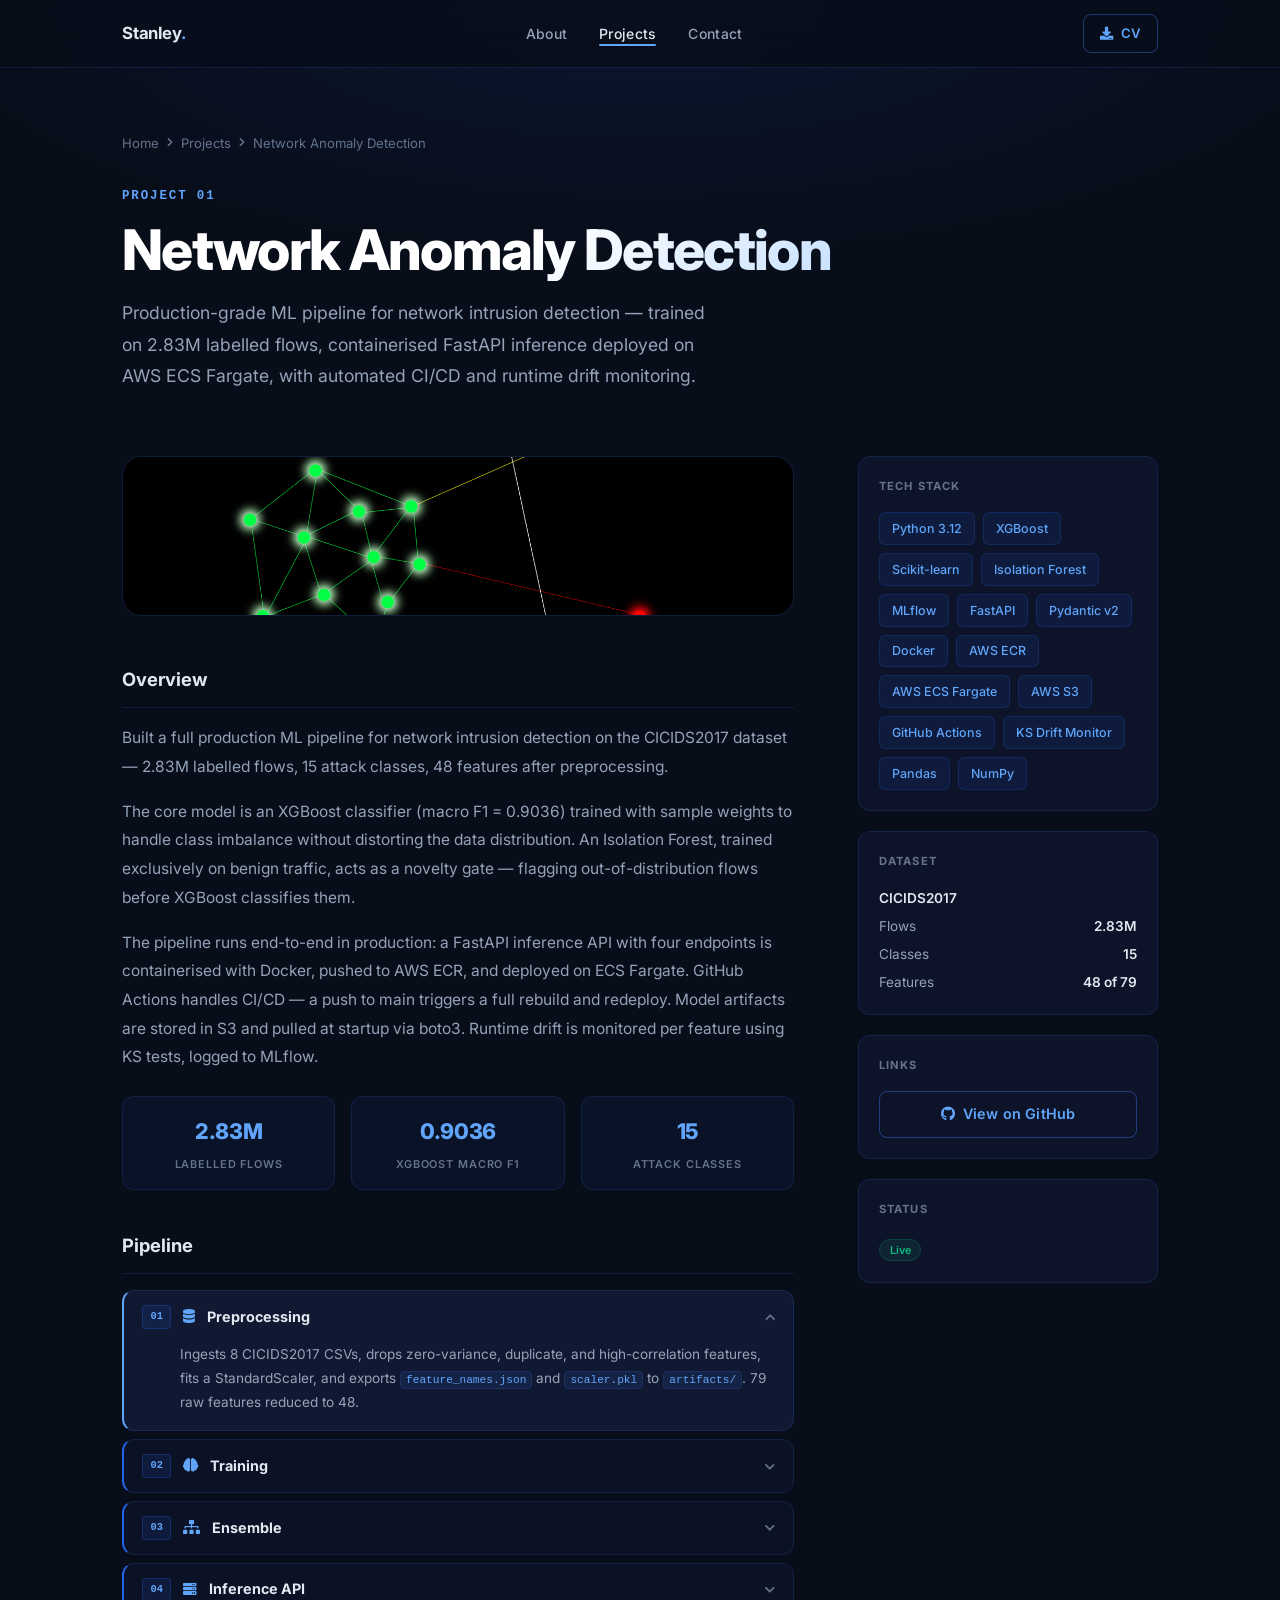
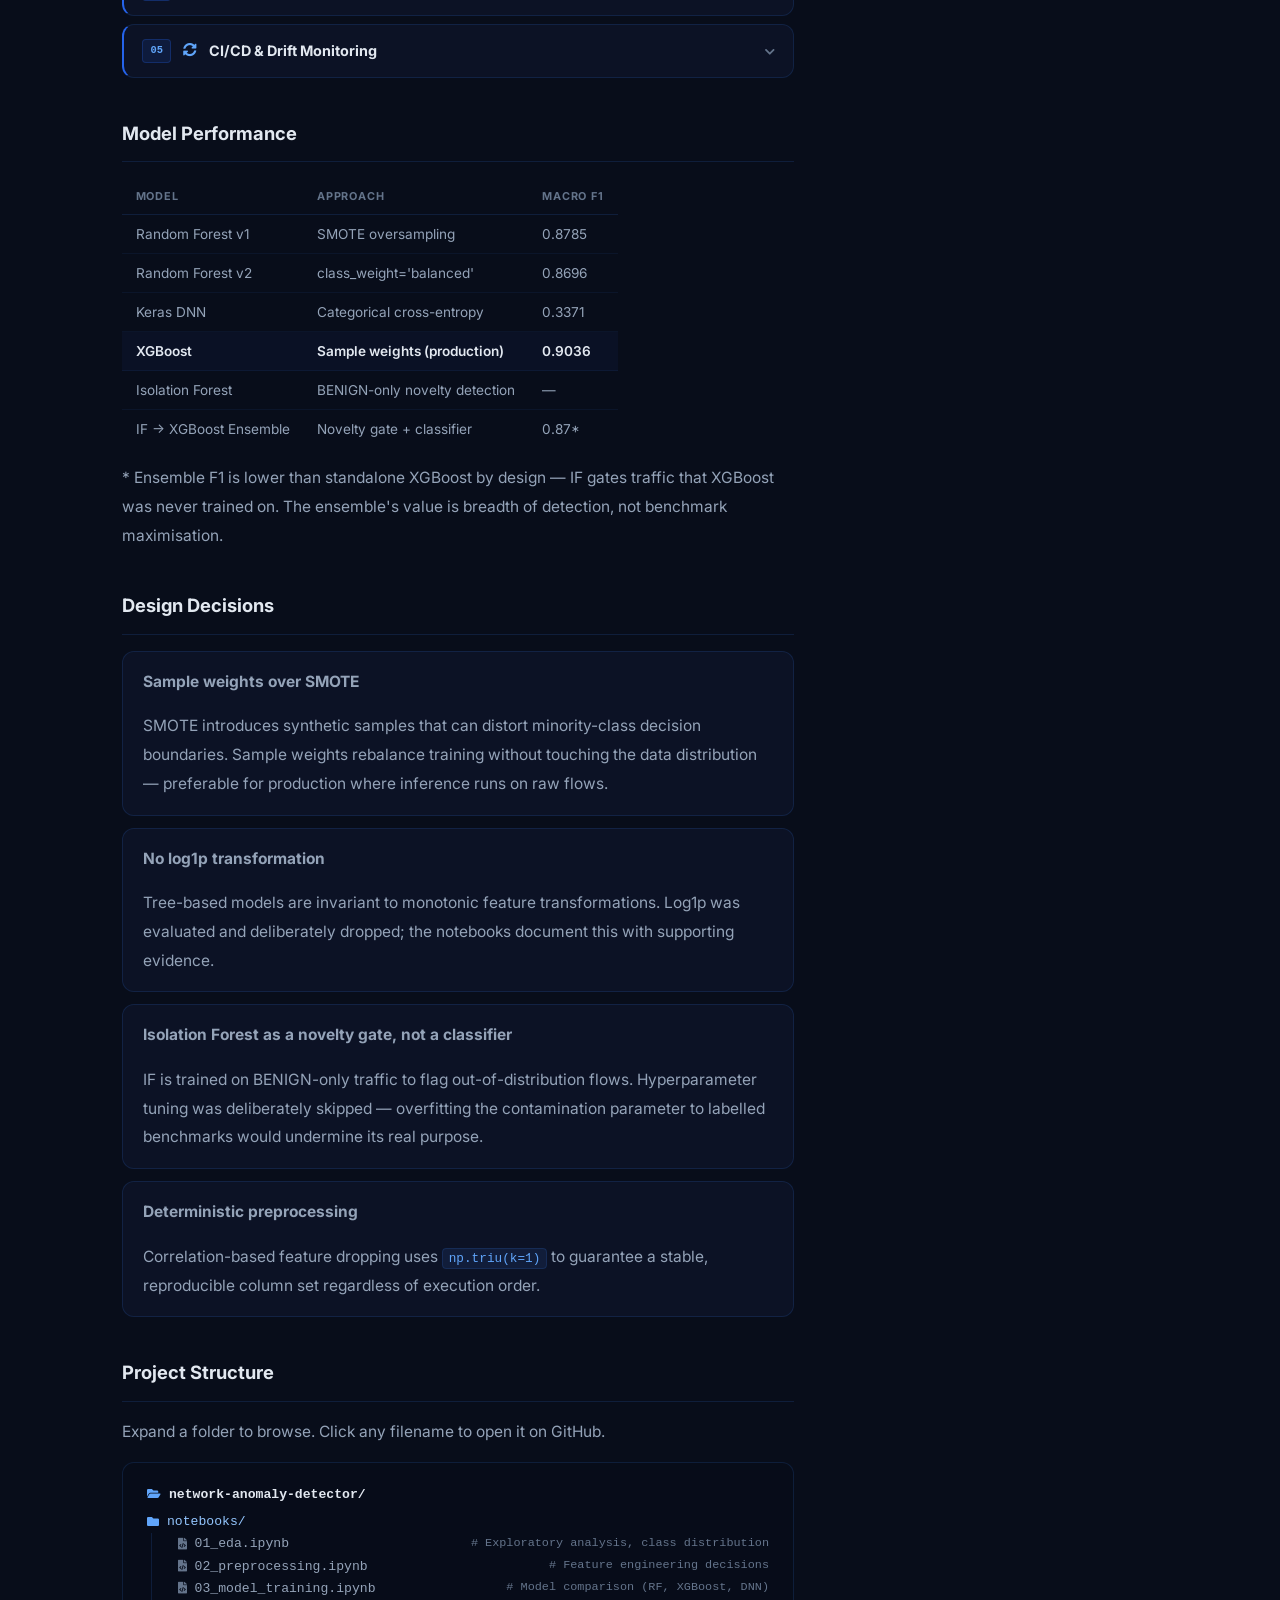
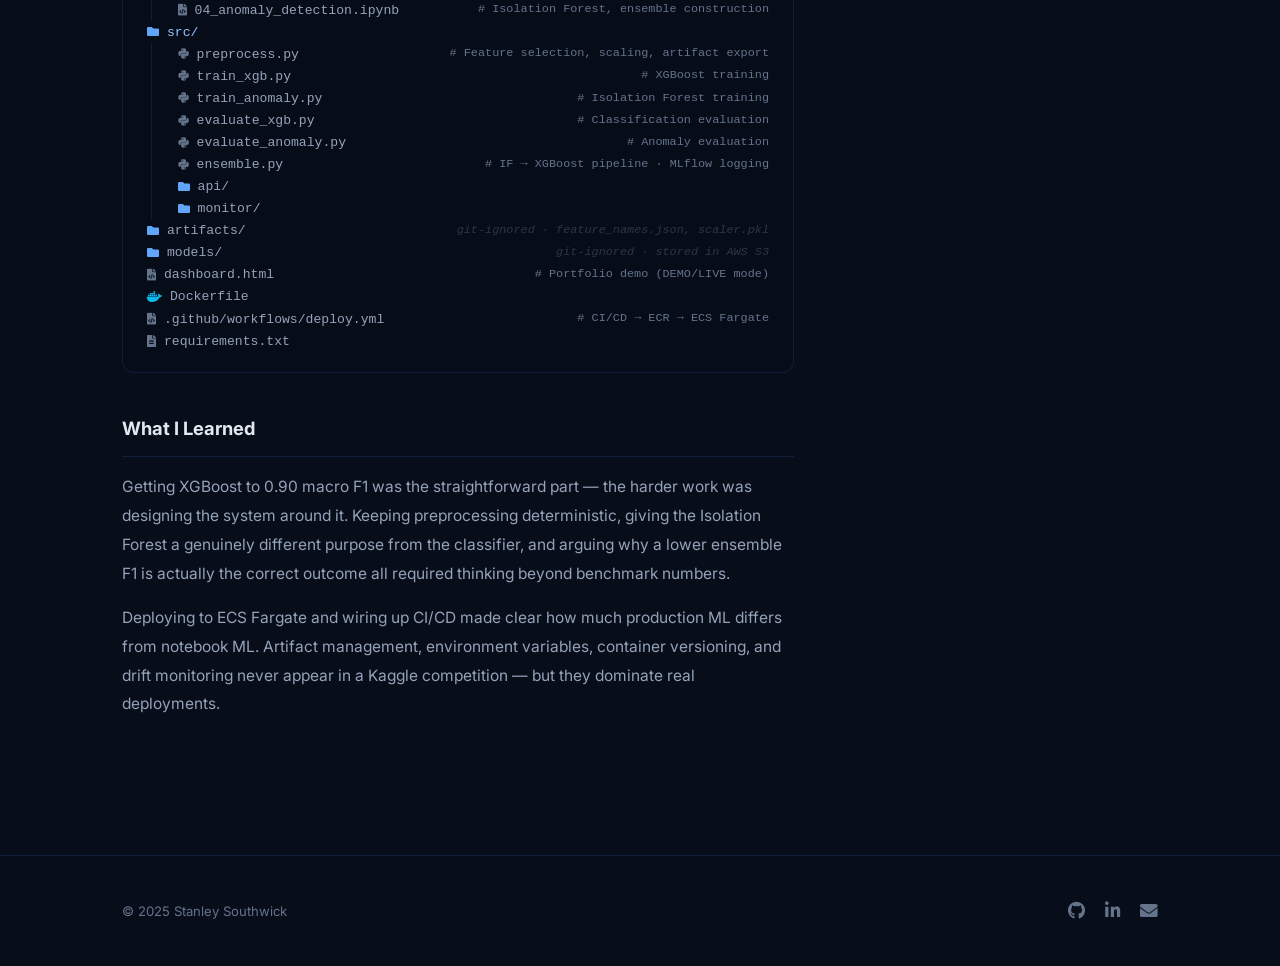
<file: project-1.html>
<!DOCTYPE html>
<html lang="en">
<head>
  <meta charset="utf-8" />
  <meta name="viewport" content="width=device-width, initial-scale=1" />
  <meta name="description" content="Network Anomaly Detection — production-grade ML pipeline trained on 2.83M CICIDS2017 flows, containerised FastAPI inference on AWS ECS Fargate with CI/CD and drift monitoring. Stanley Southwick E-Portfolio." />
  <title>Network Anomaly Detection | Stanley Southwick</title>
  <link rel="preconnect" href="https://fonts.googleapis.com" />
  <link rel="preconnect" href="https://fonts.gstatic.com" crossorigin />
  <link href="https://fonts.googleapis.com/css2?family=Inter:wght@300;400;500;600;700;800&display=swap" rel="stylesheet" />
  <link rel="stylesheet" href="assets/css/fontawesome-all.min.css" />
  <link rel="stylesheet" href="assets/css/portfolio.css" />
</head>
<body>

  <a href="#main" class="skip-link">Skip to main content</a>

  <!-- Navigation -->
  <nav class="nav" id="nav" role="navigation" aria-label="Main navigation">
    <div class="container nav__inner">
      <a href="index.html" class="nav__logo">Stanley<span>.</span></a>
      <ul class="nav__links">
        <li><a href="index.html#about">About</a></li>
        <li><a href="index.html#projects" class="active">Projects</a></li>
        <li><a href="index.html#contact">Contact</a></li>
      </ul>
      <div class="nav__actions">
        <a href="professional_documents/Stanley_Southwick-CV.docx" download class="btn btn-outline btn-sm">
          <i class="fas fa-download" aria-hidden="true"></i> CV
        </a>
      </div>
      <button class="nav__hamburger" id="hamburger" aria-label="Open menu" aria-expanded="false">
        <span></span><span></span><span></span>
      </button>
    </div>
  </nav>

  <!-- Mobile menu -->
  <div class="nav__mobile" id="mobileMenu" role="dialog" aria-label="Mobile navigation" aria-modal="true">
    <button class="nav__mobile-close" id="mobileClose" aria-label="Close menu"><i class="fas fa-times"></i></button>
    <a href="index.html#about"    onclick="closeMobile()">About</a>
    <a href="index.html#projects" onclick="closeMobile()">Projects</a>
    <a href="index.html#contact"  onclick="closeMobile()">Contact</a>
    <a href="professional_documents/Stanley_Southwick-CV.docx" download class="btn btn-primary" onclick="closeMobile()">
      <i class="fas fa-download"></i> Download CV
    </a>
  </div>

  <main id="main">

    <!-- Hero -->
    <section class="project-hero" aria-labelledby="project-title">
      <div class="container">
        <nav class="breadcrumb" aria-label="Breadcrumb">
          <a href="index.html">Home</a>
          <i class="fas fa-chevron-right" aria-hidden="true"></i>
          <a href="index.html#projects">Projects</a>
          <i class="fas fa-chevron-right" aria-hidden="true"></i>
          <span>Network Anomaly Detection</span>
        </nav>
        <p class="project-hero__num">Project 01</p>
        <h1 class="project-hero__title" id="project-title">Network Anomaly Detection</h1>
        <p class="project-hero__desc">Production-grade ML pipeline for network intrusion detection — trained on 2.83M labelled flows, containerised FastAPI inference deployed on AWS ECS Fargate, with automated CI/CD and runtime drift monitoring.</p>
      </div>
    </section>

    <!-- Body -->
    <section class="project-body">
      <div class="container">
        <div class="project-body__grid">

          <!-- Main content -->
          <div>
            <img class="project-body__img" src="images/network-anomaly-detector.png" alt="Network Anomaly Detection pipeline diagram" />

            <div class="content-block fade-up">
              <h2>Overview</h2>
              <p>
                Built a full production ML pipeline for network intrusion detection on the CICIDS2017 dataset —
                2.83M labelled flows, 15 attack classes, 48 features after preprocessing.
              </p>
              <p>
                The core model is an XGBoost classifier (macro F1 = 0.9036) trained with sample weights to handle
                class imbalance without distorting the data distribution. An Isolation Forest, trained exclusively
                on benign traffic, acts as a novelty gate — flagging out-of-distribution flows before XGBoost
                classifies them.
              </p>
              <p>
                The pipeline runs end-to-end in production: a FastAPI inference API with four endpoints is
                containerised with Docker, pushed to AWS ECR, and deployed on ECS Fargate. GitHub Actions handles
                CI/CD — a push to main triggers a full rebuild and redeploy. Model artifacts are stored in S3 and
                pulled at startup via boto3. Runtime drift is monitored per feature using KS tests, logged to MLflow.
              </p>
              <div class="stat-row" aria-label="Key metrics">
                <div class="stat">
                  <span class="stat__value">2.83M</span>
                  <span class="stat__label">Labelled flows</span>
                </div>
                <div class="stat">
                  <span class="stat__value">0.9036</span>
                  <span class="stat__label">XGBoost macro F1</span>
                </div>
                <div class="stat">
                  <span class="stat__value">15</span>
                  <span class="stat__label">Attack classes</span>
                </div>
              </div>
            </div>

            <div class="content-block fade-up">
              <h2>Pipeline</h2>
              <div class="pipeline-steps">

                <details class="pipeline-step" open>
                  <summary>
                    <span class="pipeline-step__num">01</span>
                    <i class="fas fa-database pipeline-step__icon" aria-hidden="true"></i>
                    <span class="pipeline-step__title">Preprocessing</span>
                    <i class="fas fa-chevron-down pipeline-step__chevron" aria-hidden="true"></i>
                  </summary>
                  <div class="pipeline-step__body">
                    Ingests 8 CICIDS2017 CSVs, drops zero-variance, duplicate, and high-correlation features,
                    fits a StandardScaler, and exports <code>feature_names.json</code> and <code>scaler.pkl</code>
                    to <code>artifacts/</code>. 79 raw features reduced to 48.
                  </div>
                </details>

                <details class="pipeline-step">
                  <summary>
                    <span class="pipeline-step__num">02</span>
                    <i class="fas fa-brain pipeline-step__icon" aria-hidden="true"></i>
                    <span class="pipeline-step__title">Training</span>
                    <i class="fas fa-chevron-down pipeline-step__chevron" aria-hidden="true"></i>
                  </summary>
                  <div class="pipeline-step__body">
                    XGBoost classifier trained with sample-weight class balancing (chosen over SMOTE to preserve
                    the true data distribution). Isolation Forest trained exclusively on BENIGN traffic — its role
                    is novelty detection, not classification.
                  </div>
                </details>

                <details class="pipeline-step">
                  <summary>
                    <span class="pipeline-step__num">03</span>
                    <i class="fas fa-sitemap pipeline-step__icon" aria-hidden="true"></i>
                    <span class="pipeline-step__title">Ensemble</span>
                    <i class="fas fa-chevron-down pipeline-step__chevron" aria-hidden="true"></i>
                  </summary>
                  <div class="pipeline-step__body">
                    Isolation Forest gates incoming flows — anomalous flows are passed to XGBoost for attack
                    classification; non-flagged flows bypass IF entirely. All runs logged to MLflow for experiment
                    tracking and comparison.
                  </div>
                </details>

                <details class="pipeline-step">
                  <summary>
                    <span class="pipeline-step__num">04</span>
                    <i class="fas fa-server pipeline-step__icon" aria-hidden="true"></i>
                    <span class="pipeline-step__title">Inference API</span>
                    <i class="fas fa-chevron-down pipeline-step__chevron" aria-hidden="true"></i>
                  </summary>
                  <div class="pipeline-step__body">
                    FastAPI application exposing four endpoints: <code>/predict/classify</code>,
                    <code>/predict/anomaly</code>, <code>/predict/ensemble</code>, <code>/predict/batch</code>.
                    Model artifacts pulled from AWS S3 at startup via boto3. Interactive docs at <code>/docs</code>.
                  </div>
                </details>

                <details class="pipeline-step">
                  <summary>
                    <span class="pipeline-step__num">05</span>
                    <i class="fas fa-sync-alt pipeline-step__icon" aria-hidden="true"></i>
                    <span class="pipeline-step__title">CI/CD &amp; Drift Monitoring</span>
                    <i class="fas fa-chevron-down pipeline-step__chevron" aria-hidden="true"></i>
                  </summary>
                  <div class="pipeline-step__body">
                    GitHub Actions pipeline: push to main → Docker build → push to AWS ECR → ECS Fargate
                    redeploy. <code>drift.py</code> computes per-feature Kolmogorov–Smirnov statistics against the
                    training distribution at runtime. KS &gt; 0.5 triggers a high-drift alert; results logged to MLflow.
                  </div>
                </details>

              </div>
            </div>

            <div class="content-block fade-up">
              <h2>Model Performance</h2>
              <table class="content-table" aria-label="Model performance comparison">
                <thead>
                  <tr>
                    <th>Model</th>
                    <th>Approach</th>
                    <th>Macro F1</th>
                  </tr>
                </thead>
                <tbody>
                  <tr>
                    <td>Random Forest v1</td>
                    <td>SMOTE oversampling</td>
                    <td>0.8785</td>
                  </tr>
                  <tr>
                    <td>Random Forest v2</td>
                    <td>class_weight='balanced'</td>
                    <td>0.8696</td>
                  </tr>
                  <tr>
                    <td>Keras DNN</td>
                    <td>Categorical cross-entropy</td>
                    <td>0.3371</td>
                  </tr>
                  <tr class="highlight">
                    <td>XGBoost</td>
                    <td>Sample weights (production)</td>
                    <td>0.9036</td>
                  </tr>
                  <tr>
                    <td>Isolation Forest</td>
                    <td>BENIGN-only novelty detection</td>
                    <td>—</td>
                  </tr>
                  <tr>
                    <td>IF → XGBoost Ensemble</td>
                    <td>Novelty gate + classifier</td>
                    <td>0.87*</td>
                  </tr>
                </tbody>
              </table>
              <p class="table-note">
                * Ensemble F1 is lower than standalone XGBoost by design — IF gates traffic that XGBoost was never trained on.
                The ensemble's value is breadth of detection, not benchmark maximisation.
              </p>
            </div>

            <div class="content-block fade-up">
              <h2>Design Decisions</h2>
              <div class="decision-list">
                <div class="decision">
                  <p class="decision__title">Sample weights over SMOTE</p>
                  <p class="decision__body">SMOTE introduces synthetic samples that can distort minority-class decision boundaries. Sample weights rebalance training without touching the data distribution — preferable for production where inference runs on raw flows.</p>
                </div>
                <div class="decision">
                  <p class="decision__title">No log1p transformation</p>
                  <p class="decision__body">Tree-based models are invariant to monotonic feature transformations. Log1p was evaluated and deliberately dropped; the notebooks document this with supporting evidence.</p>
                </div>
                <div class="decision">
                  <p class="decision__title">Isolation Forest as a novelty gate, not a classifier</p>
                  <p class="decision__body">IF is trained on BENIGN-only traffic to flag out-of-distribution flows. Hyperparameter tuning was deliberately skipped — overfitting the contamination parameter to labelled benchmarks would undermine its real purpose.</p>
                </div>
                <div class="decision">
                  <p class="decision__title">Deterministic preprocessing</p>
                  <p class="decision__body">Correlation-based feature dropping uses <code>np.triu(k=1)</code> to guarantee a stable, reproducible column set regardless of execution order.</p>
                </div>
              </div>
            </div>

            <div class="content-block fade-up">
              <h2>Project Structure</h2>
              <p class="section-subtitle" style="margin-bottom:1rem;">Expand a folder to browse. Click any filename to open it on GitHub.</p>
              <div class="file-tree" role="tree" aria-label="Project file structure">

                <div class="ft-root">
                  <i class="fas fa-folder-open ft-icon ft-folder" aria-hidden="true"></i>
                  network-anomaly-detector/
                </div>

                <!-- notebooks/ -->
                <details open>
                  <summary role="treeitem" aria-expanded="true">
                    <i class="fas fa-folder ft-icon ft-folder" aria-hidden="true"></i>
                    notebooks/
                  </summary>
                  <div class="ft-children">
                    <div class="ft-file">
                      <i class="fas fa-file-code ft-icon" aria-hidden="true"></i>
                      <a href="https://github.com/StanSouthwick/network-anomaly-detector/blob/main/notebooks/01_eda.ipynb" target="_blank" rel="noopener noreferrer">01_eda.ipynb</a>
                      <span class="ft-comment"># Exploratory analysis, class distribution</span>
                    </div>
                    <div class="ft-file">
                      <i class="fas fa-file-code ft-icon" aria-hidden="true"></i>
                      <a href="https://github.com/StanSouthwick/network-anomaly-detector/blob/main/notebooks/02_preprocessing.ipynb" target="_blank" rel="noopener noreferrer">02_preprocessing.ipynb</a>
                      <span class="ft-comment"># Feature engineering decisions</span>
                    </div>
                    <div class="ft-file">
                      <i class="fas fa-file-code ft-icon" aria-hidden="true"></i>
                      <a href="https://github.com/StanSouthwick/network-anomaly-detector/blob/main/notebooks/03_model_training.ipynb" target="_blank" rel="noopener noreferrer">03_model_training.ipynb</a>
                      <span class="ft-comment"># Model comparison (RF, XGBoost, DNN)</span>
                    </div>
                    <div class="ft-file">
                      <i class="fas fa-file-code ft-icon" aria-hidden="true"></i>
                      <a href="https://github.com/StanSouthwick/network-anomaly-detector/blob/main/notebooks/04_anomaly_detection.ipynb" target="_blank" rel="noopener noreferrer">04_anomaly_detection.ipynb</a>
                      <span class="ft-comment"># Isolation Forest, ensemble construction</span>
                    </div>
                  </div>
                </details>

                <!-- src/ -->
                <details open>
                  <summary role="treeitem" aria-expanded="true">
                    <i class="fas fa-folder ft-icon ft-folder" aria-hidden="true"></i>
                    src/
                  </summary>
                  <div class="ft-children">
                    <div class="ft-file">
                      <i class="fab fa-python ft-icon" aria-hidden="true"></i>
                      <a href="https://github.com/StanSouthwick/network-anomaly-detector/blob/main/src/preprocess.py" target="_blank" rel="noopener noreferrer">preprocess.py</a>
                      <span class="ft-comment"># Feature selection, scaling, artifact export</span>
                    </div>
                    <div class="ft-file">
                      <i class="fab fa-python ft-icon" aria-hidden="true"></i>
                      <a href="https://github.com/StanSouthwick/network-anomaly-detector/blob/main/src/train_xgb.py" target="_blank" rel="noopener noreferrer">train_xgb.py</a>
                      <span class="ft-comment"># XGBoost training</span>
                    </div>
                    <div class="ft-file">
                      <i class="fab fa-python ft-icon" aria-hidden="true"></i>
                      <a href="https://github.com/StanSouthwick/network-anomaly-detector/blob/main/src/train_anomaly.py" target="_blank" rel="noopener noreferrer">train_anomaly.py</a>
                      <span class="ft-comment"># Isolation Forest training</span>
                    </div>
                    <div class="ft-file">
                      <i class="fab fa-python ft-icon" aria-hidden="true"></i>
                      <a href="https://github.com/StanSouthwick/network-anomaly-detector/blob/main/src/evaluate_xgb.py" target="_blank" rel="noopener noreferrer">evaluate_xgb.py</a>
                      <span class="ft-comment"># Classification evaluation</span>
                    </div>
                    <div class="ft-file">
                      <i class="fab fa-python ft-icon" aria-hidden="true"></i>
                      <a href="https://github.com/StanSouthwick/network-anomaly-detector/blob/main/src/evaluate_anomaly.py" target="_blank" rel="noopener noreferrer">evaluate_anomaly.py</a>
                      <span class="ft-comment"># Anomaly evaluation</span>
                    </div>
                    <div class="ft-file">
                      <i class="fab fa-python ft-icon" aria-hidden="true"></i>
                      <a href="https://github.com/StanSouthwick/network-anomaly-detector/blob/main/src/ensemble.py" target="_blank" rel="noopener noreferrer">ensemble.py</a>
                      <span class="ft-comment"># IF → XGBoost pipeline · MLflow logging</span>
                    </div>

                    <!-- src/api/ -->
                    <details>
                      <summary role="treeitem">
                        <i class="fas fa-folder ft-icon ft-folder" aria-hidden="true"></i>
                        api/
                      </summary>
                      <div class="ft-children">
                        <div class="ft-file">
                          <i class="fab fa-python ft-icon" aria-hidden="true"></i>
                          <a href="https://github.com/StanSouthwick/network-anomaly-detector/blob/main/src/api/main.py" target="_blank" rel="noopener noreferrer">main.py</a>
                          <span class="ft-comment"># FastAPI app, lifespan, S3 loading</span>
                        </div>
                        <div class="ft-file">
                          <i class="fab fa-python ft-icon" aria-hidden="true"></i>
                          <a href="https://github.com/StanSouthwick/network-anomaly-detector/blob/main/src/api/predict.py" target="_blank" rel="noopener noreferrer">predict.py</a>
                          <span class="ft-comment"># Endpoint logic</span>
                        </div>
                        <div class="ft-file">
                          <i class="fab fa-python ft-icon" aria-hidden="true"></i>
                          <a href="https://github.com/StanSouthwick/network-anomaly-detector/blob/main/src/api/schemas.py" target="_blank" rel="noopener noreferrer">schemas.py</a>
                          <span class="ft-comment"># Pydantic request/response models</span>
                        </div>
                      </div>
                    </details>

                    <!-- src/monitor/ -->
                    <details>
                      <summary role="treeitem">
                        <i class="fas fa-folder ft-icon ft-folder" aria-hidden="true"></i>
                        monitor/
                      </summary>
                      <div class="ft-children">
                        <div class="ft-file">
                          <i class="fab fa-python ft-icon" aria-hidden="true"></i>
                          <a href="https://github.com/StanSouthwick/network-anomaly-detector/blob/main/src/monitor/drift.py" target="_blank" rel="noopener noreferrer">drift.py</a>
                          <span class="ft-comment"># KS-test drift detection · MLflow</span>
                        </div>
                      </div>
                    </details>
                  </div>
                </details>

                <!-- artifacts/ -->
                <details>
                  <summary role="treeitem">
                    <i class="fas fa-folder ft-icon ft-folder" aria-hidden="true"></i>
                    artifacts/
                    <span class="ft-comment ft-ignored">&nbsp;git-ignored · feature_names.json, scaler.pkl</span>
                  </summary>
                  <div class="ft-children">
                    <div class="ft-file ft-ignored">
                      <i class="fas fa-file ft-icon" aria-hidden="true"></i>
                      <span>feature_names.json</span>
                    </div>
                    <div class="ft-file ft-ignored">
                      <i class="fas fa-file ft-icon" aria-hidden="true"></i>
                      <span>scaler.pkl</span>
                    </div>
                  </div>
                </details>

                <!-- models/ -->
                <details>
                  <summary role="treeitem">
                    <i class="fas fa-folder ft-icon ft-folder" aria-hidden="true"></i>
                    models/
                    <span class="ft-comment ft-ignored">&nbsp;git-ignored · stored in AWS S3</span>
                  </summary>
                  <div class="ft-children">
                    <div class="ft-file ft-ignored">
                      <i class="fas fa-file ft-icon" aria-hidden="true"></i>
                      <span>xgb.pkl</span>
                    </div>
                    <div class="ft-file ft-ignored">
                      <i class="fas fa-file ft-icon" aria-hidden="true"></i>
                      <span>iso_forest.pkl</span>
                    </div>
                  </div>
                </details>

                <!-- Root files -->
                <div class="ft-file">
                  <i class="fas fa-file-code ft-icon" aria-hidden="true"></i>
                  <a href="https://github.com/StanSouthwick/network-anomaly-detector/blob/main/dashboard.html" target="_blank" rel="noopener noreferrer">dashboard.html</a>
                  <span class="ft-comment"># Portfolio demo (DEMO/LIVE mode)</span>
                </div>
                <div class="ft-file">
                  <i class="fab fa-docker ft-icon" style="color:#0db7ed" aria-hidden="true"></i>
                  <a href="https://github.com/StanSouthwick/network-anomaly-detector/blob/main/Dockerfile" target="_blank" rel="noopener noreferrer">Dockerfile</a>
                </div>
                <div class="ft-file">
                  <i class="fas fa-file-code ft-icon" aria-hidden="true"></i>
                  <a href="https://github.com/StanSouthwick/network-anomaly-detector/blob/main/.github/workflows/deploy.yml" target="_blank" rel="noopener noreferrer">.github/workflows/deploy.yml</a>
                  <span class="ft-comment"># CI/CD → ECR → ECS Fargate</span>
                </div>
                <div class="ft-file">
                  <i class="fas fa-file-alt ft-icon" aria-hidden="true"></i>
                  <a href="https://github.com/StanSouthwick/network-anomaly-detector/blob/main/requirements.txt" target="_blank" rel="noopener noreferrer">requirements.txt</a>
                </div>

              </div>
            </div>

            <div class="content-block fade-up">
              <h2>What I Learned</h2>
              <p>
                Getting XGBoost to 0.90 macro F1 was the straightforward part — the harder work was designing
                the system around it. Keeping preprocessing deterministic, giving the Isolation Forest a genuinely
                different purpose from the classifier, and arguing why a lower ensemble F1 is actually the correct
                outcome all required thinking beyond benchmark numbers.
              </p>
              <p>
                Deploying to ECS Fargate and wiring up CI/CD made clear how much production ML differs from
                notebook ML. Artifact management, environment variables, container versioning, and drift monitoring
                never appear in a Kaggle competition — but they dominate real deployments.
              </p>
            </div>

          </div>

          <!-- Sidebar -->
          <aside class="project-sidebar" aria-label="Project details">
            <div class="sidebar-card">
              <h3>Tech Stack</h3>
              <div class="tags">
                <span class="tag">Python 3.12</span>
                <span class="tag">XGBoost</span>
                <span class="tag">Scikit-learn</span>
                <span class="tag">Isolation Forest</span>
                <span class="tag">MLflow</span>
                <span class="tag">FastAPI</span>
                <span class="tag">Pydantic v2</span>
                <span class="tag">Docker</span>
                <span class="tag">AWS ECR</span>
                <span class="tag">AWS ECS Fargate</span>
                <span class="tag">AWS S3</span>
                <span class="tag">GitHub Actions</span>
                <span class="tag">KS Drift Monitor</span>
                <span class="tag">Pandas</span>
                <span class="tag">NumPy</span>
              </div>
            </div>

            <div class="sidebar-card">
              <h3>Dataset</h3>
              <ul class="dataset-list">
                <li><strong>CICIDS2017</strong></li>
                <li><span>Flows</span> <strong>2.83M</strong></li>
                <li><span>Classes</span> <strong>15</strong></li>
                <li><span>Features</span> <strong>48 of 79</strong></li>
              </ul>
            </div>

            <div class="sidebar-card">
              <h3>Links</h3>
              <div class="project-links">
                <a href="https://github.com/StanSouthwick/network-anomaly-detector" class="btn btn-outline" target="_blank" rel="noopener noreferrer">
                  <i class="fab fa-github" aria-hidden="true"></i> View on GitHub
                </a>
              </div>
            </div>

            <div class="sidebar-card">
              <h3>Status</h3>
              <span class="badge badge-live">Live</span>
            </div>
          </aside>

        </div>
      </div>
    </section>

  </main>

  <!-- Footer -->
  <footer class="footer" role="contentinfo">
    <div class="container footer__inner">
      <p class="footer__copy">&copy; 2025 Stanley Southwick</p>
      <div class="footer__socials">
        <a href="https://github.com/StanSouthwick" target="_blank" rel="noopener noreferrer" aria-label="GitHub"><i class="fab fa-github"></i></a>
        <a href="https://www.linkedin.com/in/stanley-southwick" target="_blank" rel="noopener noreferrer" aria-label="LinkedIn"><i class="fab fa-linkedin-in"></i></a>
        <a href="mailto:stanjsouthwick@gmail.com" aria-label="Email"><i class="fas fa-envelope"></i></a>
      </div>
    </div>
  </footer>

  <button class="back-top" id="backTop" aria-label="Back to top">
    <i class="fas fa-chevron-up"></i>
  </button>

  <script>
    const nav = document.getElementById('nav');
    window.addEventListener('scroll', () => {
      nav.classList.toggle('scrolled', window.scrollY > 40);
      document.getElementById('backTop').classList.toggle('visible', window.scrollY > 400);
    });
    const fadeEls = document.querySelectorAll('.fade-up');
    const fadeObs = new IntersectionObserver(entries => {
      entries.forEach(e => { if (e.isIntersecting) { e.target.classList.add('visible'); fadeObs.unobserve(e.target); } });
    }, { threshold: 0.12 });
    fadeEls.forEach(el => fadeObs.observe(el));
    const hamburger = document.getElementById('hamburger');
    const mobileMenu = document.getElementById('mobileMenu');
    hamburger.addEventListener('click', () => { mobileMenu.classList.add('open'); hamburger.setAttribute('aria-expanded','true'); });
    function closeMobile() { mobileMenu.classList.remove('open'); hamburger.setAttribute('aria-expanded','false'); }
    document.getElementById('mobileClose').addEventListener('click', closeMobile);
    document.addEventListener('keydown', e => { if (e.key === 'Escape') closeMobile(); });
    document.getElementById('backTop').addEventListener('click', () => window.scrollTo({ top: 0, behavior: 'smooth' }));
  </script>

</body>
</html>
</file>
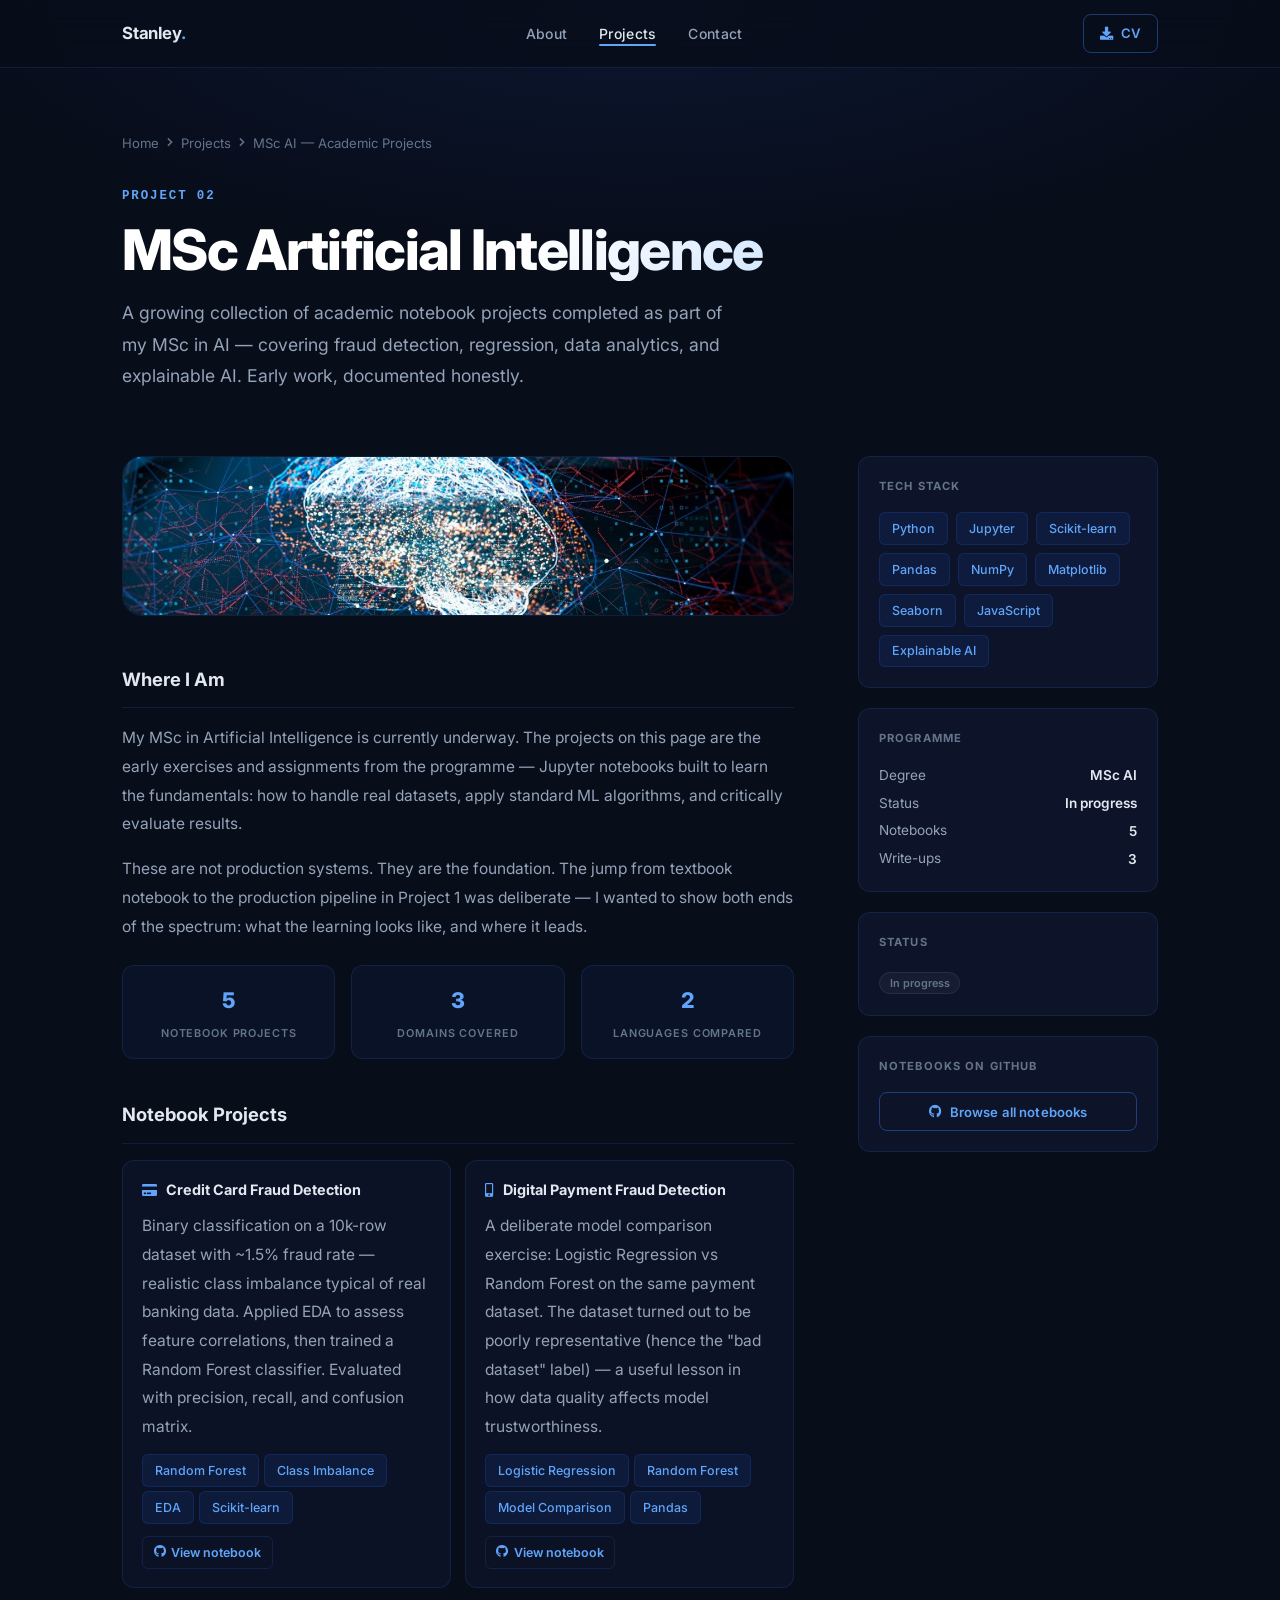
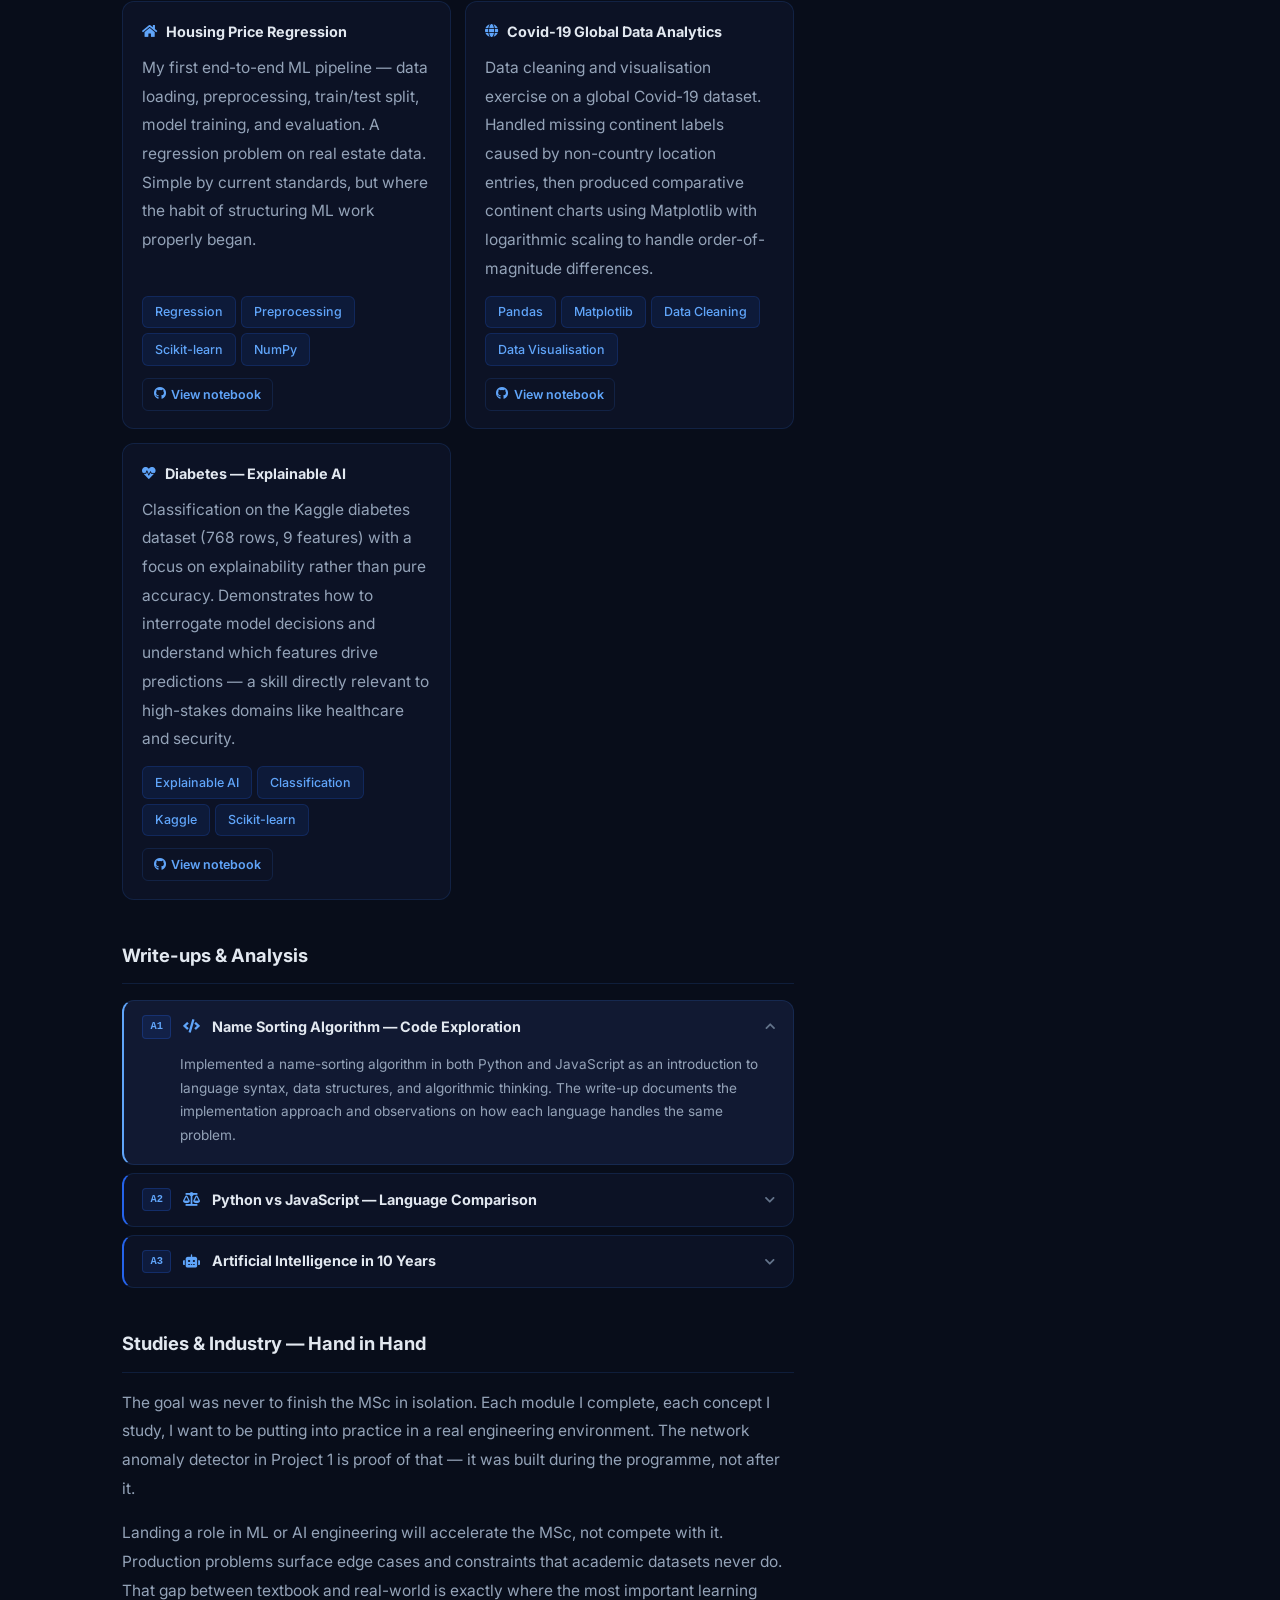
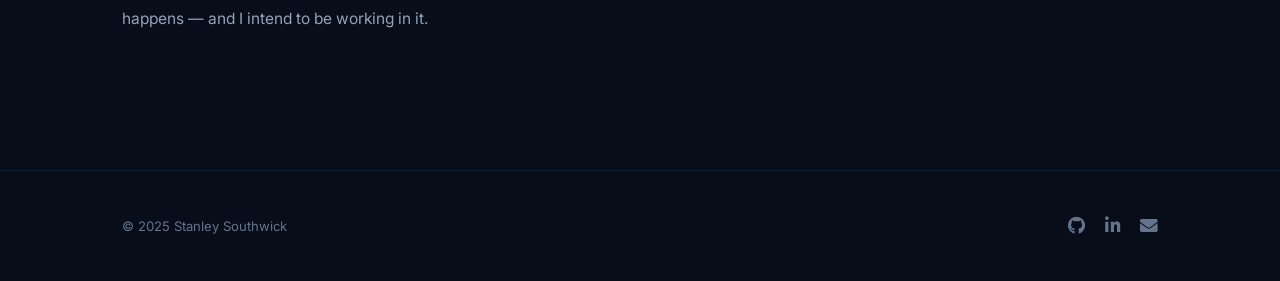
<file: project-2.html>
<!DOCTYPE html>
<html lang="en">
<head>
  <meta charset="utf-8" />
  <meta name="viewport" content="width=device-width, initial-scale=1" />
  <meta name="description" content="MSc Artificial Intelligence — academic notebook projects covering fraud detection, housing regression, data analytics, and explainable AI. Stanley Southwick E-Portfolio." />
  <title>MSc AI — Academic Projects | Stanley Southwick</title>
  <link rel="preconnect" href="https://fonts.googleapis.com" />
  <link rel="preconnect" href="https://fonts.gstatic.com" crossorigin />
  <link href="https://fonts.googleapis.com/css2?family=Inter:wght@300;400;500;600;700;800&display=swap" rel="stylesheet" />
  <link rel="stylesheet" href="assets/css/fontawesome-all.min.css" />
  <link rel="stylesheet" href="assets/css/portfolio.css" />
</head>
<body>

  <a href="#main" class="skip-link">Skip to main content</a>

  <!-- Navigation -->
  <nav class="nav" id="nav" role="navigation" aria-label="Main navigation">
    <div class="container nav__inner">
      <a href="index.html" class="nav__logo">Stanley<span>.</span></a>
      <ul class="nav__links">
        <li><a href="index.html#about">About</a></li>
        <li><a href="index.html#projects" class="active">Projects</a></li>
        <li><a href="index.html#contact">Contact</a></li>
      </ul>
      <div class="nav__actions">
        <a href="professional_documents/Stanley_Southwick-CV.docx" download class="btn btn-outline btn-sm">
          <i class="fas fa-download" aria-hidden="true"></i> CV
        </a>
      </div>
      <button class="nav__hamburger" id="hamburger" aria-label="Open menu" aria-expanded="false">
        <span></span><span></span><span></span>
      </button>
    </div>
  </nav>

  <!-- Mobile menu -->
  <div class="nav__mobile" id="mobileMenu" role="dialog" aria-label="Mobile navigation" aria-modal="true">
    <button class="nav__mobile-close" id="mobileClose" aria-label="Close menu"><i class="fas fa-times"></i></button>
    <a href="index.html#about"    onclick="closeMobile()">About</a>
    <a href="index.html#projects" onclick="closeMobile()">Projects</a>
    <a href="index.html#contact"  onclick="closeMobile()">Contact</a>
    <a href="professional_documents/Stanley_Southwick-CV.docx" download class="btn btn-primary" onclick="closeMobile()">
      <i class="fas fa-download"></i> Download CV
    </a>
  </div>

  <main id="main">

    <!-- Hero -->
    <section class="project-hero" aria-labelledby="project-title">
      <div class="container">
        <nav class="breadcrumb" aria-label="Breadcrumb">
          <a href="index.html">Home</a>
          <i class="fas fa-chevron-right" aria-hidden="true"></i>
          <a href="index.html#projects">Projects</a>
          <i class="fas fa-chevron-right" aria-hidden="true"></i>
          <span>MSc AI — Academic Projects</span>
        </nav>
        <p class="project-hero__num">Project 02</p>
        <h1 class="project-hero__title" id="project-title">MSc Artificial Intelligence</h1>
        <p class="project-hero__desc">A growing collection of academic notebook projects completed as part of my MSc in AI — covering fraud detection, regression, data analytics, and explainable AI. Early work, documented honestly.</p>
      </div>
    </section>

    <!-- Body -->
    <section class="project-body">
      <div class="container">
        <div class="project-body__grid">

          <!-- Main content -->
          <div>
            <img class="project-body__img" src="images/Msc AI.jpg" alt="MSc AI academic projects" />

            <div class="content-block fade-up">
              <h2>Where I Am</h2>
              <p>
                My MSc in Artificial Intelligence is currently underway. The projects on this page are the early
                exercises and assignments from the programme — Jupyter notebooks built to learn the fundamentals:
                how to handle real datasets, apply standard ML algorithms, and critically evaluate results.
              </p>
              <p>
                These are not production systems. They are the foundation. The jump from textbook notebook to
                the production pipeline in Project 1 was deliberate — I wanted to show both ends of the spectrum:
                what the learning looks like, and where it leads.
              </p>
              <div class="stat-row" aria-label="Key metrics">
                <div class="stat">
                  <span class="stat__value">5</span>
                  <span class="stat__label">Notebook projects</span>
                </div>
                <div class="stat">
                  <span class="stat__value">3</span>
                  <span class="stat__label">Domains covered</span>
                </div>
                <div class="stat">
                  <span class="stat__value">2</span>
                  <span class="stat__label">Languages compared</span>
                </div>
              </div>
            </div>

            <div class="content-block fade-up">
              <h2>Notebook Projects</h2>
              <div class="notebook-grid">

                <div class="notebook-card">
                  <div class="notebook-card__header">
                    <i class="fas fa-credit-card notebook-card__icon" aria-hidden="true"></i>
                    <span class="notebook-card__title">Credit Card Fraud Detection</span>
                  </div>
                  <p class="notebook-card__desc">
                    Binary classification on a 10k-row dataset with ~1.5% fraud rate — realistic class imbalance
                    typical of real banking data. Applied EDA to assess feature correlations, then trained a
                    Random Forest classifier. Evaluated with precision, recall, and confusion matrix.
                  </p>
                  <div class="notebook-card__tags">
                    <span class="tag">Random Forest</span>
                    <span class="tag">Class Imbalance</span>
                    <span class="tag">EDA</span>
                    <span class="tag">Scikit-learn</span>
                  </div>
                  <a class="notebook-card__link" href="https://github.com/StanSouthwick/eportfolio_Stanley-Southwick/blob/main/MSc%20AI/Exercises/Module%201%20-%20Computing/Unit%206/Credit%20card%20fraud%20detection/Fraud_detection_alogrithm.ipynb" target="_blank" rel="noopener noreferrer">
                    <i class="fab fa-github" aria-hidden="true"></i> View notebook
                  </a>
                </div>

                <div class="notebook-card">
                  <div class="notebook-card__header">
                    <i class="fas fa-mobile-alt notebook-card__icon" aria-hidden="true"></i>
                    <span class="notebook-card__title">Digital Payment Fraud Detection</span>
                  </div>
                  <p class="notebook-card__desc">
                    A deliberate model comparison exercise: Logistic Regression vs Random Forest on the same
                    payment dataset. The dataset turned out to be poorly representative (hence the "bad dataset"
                    label) — a useful lesson in how data quality affects model trustworthiness.
                  </p>
                  <div class="notebook-card__tags">
                    <span class="tag">Logistic Regression</span>
                    <span class="tag">Random Forest</span>
                    <span class="tag">Model Comparison</span>
                    <span class="tag">Pandas</span>
                  </div>
                  <a class="notebook-card__link" href="https://github.com/StanSouthwick/eportfolio_Stanley-Southwick/blob/main/MSc%20AI/Digital%20payment%20fraudulent%20detector/Fraudulent_payment_detector.ipynb" target="_blank" rel="noopener noreferrer">
                    <i class="fab fa-github" aria-hidden="true"></i> View notebook
                  </a>
                </div>

                <div class="notebook-card">
                  <div class="notebook-card__header">
                    <i class="fas fa-home notebook-card__icon" aria-hidden="true"></i>
                    <span class="notebook-card__title">Housing Price Regression</span>
                  </div>
                  <p class="notebook-card__desc">
                    My first end-to-end ML pipeline — data loading, preprocessing, train/test split, model
                    training, and evaluation. A regression problem on real estate data. Simple by current
                    standards, but where the habit of structuring ML work properly began.
                  </p>
                  <div class="notebook-card__tags">
                    <span class="tag">Regression</span>
                    <span class="tag">Preprocessing</span>
                    <span class="tag">Scikit-learn</span>
                    <span class="tag">NumPy</span>
                  </div>
                  <a class="notebook-card__link" href="https://github.com/StanSouthwick/eportfolio_Stanley-Southwick/blob/main/MSc%20AI/Data%20science/Real%20estate%20valutation/Housing-regression.ipynb" target="_blank" rel="noopener noreferrer">
                    <i class="fab fa-github" aria-hidden="true"></i> View notebook
                  </a>
                </div>

                <div class="notebook-card">
                  <div class="notebook-card__header">
                    <i class="fas fa-globe notebook-card__icon" aria-hidden="true"></i>
                    <span class="notebook-card__title">Covid-19 Global Data Analytics</span>
                  </div>
                  <p class="notebook-card__desc">
                    Data cleaning and visualisation exercise on a global Covid-19 dataset. Handled missing
                    continent labels caused by non-country location entries, then produced comparative continent
                    charts using Matplotlib with logarithmic scaling to handle order-of-magnitude differences.
                  </p>
                  <div class="notebook-card__tags">
                    <span class="tag">Pandas</span>
                    <span class="tag">Matplotlib</span>
                    <span class="tag">Data Cleaning</span>
                    <span class="tag">Data Visualisation</span>
                  </div>
                  <a class="notebook-card__link" href="https://github.com/StanSouthwick/eportfolio_Stanley-Southwick/blob/main/MSc%20AI/Data%20science/Covid%2019%20global/covid19_data_analytics.ipynb" target="_blank" rel="noopener noreferrer">
                    <i class="fab fa-github" aria-hidden="true"></i> View notebook
                  </a>
                </div>

                <div class="notebook-card">
                  <div class="notebook-card__header">
                    <i class="fas fa-heartbeat notebook-card__icon" aria-hidden="true"></i>
                    <span class="notebook-card__title">Diabetes — Explainable AI</span>
                  </div>
                  <p class="notebook-card__desc">
                    Classification on the Kaggle diabetes dataset (768 rows, 9 features) with a focus on
                    explainability rather than pure accuracy. Demonstrates how to interrogate model decisions
                    and understand which features drive predictions — a skill directly relevant to high-stakes
                    domains like healthcare and security.
                  </p>
                  <div class="notebook-card__tags">
                    <span class="tag">Explainable AI</span>
                    <span class="tag">Classification</span>
                    <span class="tag">Kaggle</span>
                    <span class="tag">Scikit-learn</span>
                  </div>
                  <a class="notebook-card__link" href="https://github.com/StanSouthwick/eportfolio_Stanley-Southwick/blob/main/MSc%20AI/Exercises/Module%201%20-%20Computing/Unit%206/diabetes%20analysis/diabetes_explainableAI.ipynb" target="_blank" rel="noopener noreferrer">
                    <i class="fab fa-github" aria-hidden="true"></i> View notebook
                  </a>
                </div>

              </div>
            </div>

            <div class="content-block fade-up">
              <h2>Write-ups &amp; Analysis</h2>
              <div class="pipeline-steps">

                <details class="pipeline-step" open>
                  <summary>
                    <span class="pipeline-step__num">A1</span>
                    <i class="fas fa-code pipeline-step__icon" aria-hidden="true"></i>
                    <span class="pipeline-step__title">Name Sorting Algorithm — Code Exploration</span>
                    <i class="fas fa-chevron-down pipeline-step__chevron" aria-hidden="true"></i>
                  </summary>
                  <div class="pipeline-step__body">
                    Implemented a name-sorting algorithm in both Python and JavaScript as an introduction to
                    language syntax, data structures, and algorithmic thinking. The write-up documents the
                    implementation approach and observations on how each language handles the same problem.
                  </div>
                </details>

                <details class="pipeline-step">
                  <summary>
                    <span class="pipeline-step__num">A2</span>
                    <i class="fas fa-balance-scale pipeline-step__icon" aria-hidden="true"></i>
                    <span class="pipeline-step__title">Python vs JavaScript — Language Comparison</span>
                    <i class="fas fa-chevron-down pipeline-step__chevron" aria-hidden="true"></i>
                  </summary>
                  <div class="pipeline-step__body">
                    A structured comparison of Python and JavaScript across syntax, typing, use cases, and
                    ecosystem. Covers where each language excels — Python's dominance in data and ML workflows
                    vs JavaScript's role in web and asynchronous programming — and what using both teaches
                    about thinking in different paradigms.
                  </div>
                </details>

                <details class="pipeline-step">
                  <summary>
                    <span class="pipeline-step__num">A3</span>
                    <i class="fas fa-robot pipeline-step__icon" aria-hidden="true"></i>
                    <span class="pipeline-step__title">Artificial Intelligence in 10 Years</span>
                    <i class="fas fa-chevron-down pipeline-step__chevron" aria-hidden="true"></i>
                  </summary>
                  <div class="pipeline-step__body">
                    An essay written at the start of the MSc exploring where AI is heading over the next decade —
                    covering advances in large language models, AI in defence and security, the role of explainability
                    in high-stakes systems, and the ethical and societal implications of increasingly autonomous systems.
                    A snapshot of my thinking at the beginning of the programme.
                  </div>
                </details>

              </div>
            </div>

            <div class="content-block fade-up">
              <h2>Studies &amp; Industry — Hand in Hand</h2>
              <p>
                The goal was never to finish the MSc in isolation. Each module I complete, each concept I study,
                I want to be putting into practice in a real engineering environment. The network anomaly detector
                in Project 1 is proof of that — it was built during the programme, not after it.
              </p>
              <p>
                Landing a role in ML or AI engineering will accelerate the MSc, not compete with it. Production
                problems surface edge cases and constraints that academic datasets never do. That gap between
                textbook and real-world is exactly where the most important learning happens — and I intend to
                be working in it.
              </p>
            </div>

          </div>

          <!-- Sidebar -->
          <aside class="project-sidebar" aria-label="Project details">
            <div class="sidebar-card">
              <h3>Tech Stack</h3>
              <div class="tags">
                <span class="tag">Python</span>
                <span class="tag">Jupyter</span>
                <span class="tag">Scikit-learn</span>
                <span class="tag">Pandas</span>
                <span class="tag">NumPy</span>
                <span class="tag">Matplotlib</span>
                <span class="tag">Seaborn</span>
                <span class="tag">JavaScript</span>
                <span class="tag">Explainable AI</span>
              </div>
            </div>

            <div class="sidebar-card">
              <h3>Programme</h3>
              <ul class="dataset-list">
                <li><span>Degree</span> <strong>MSc AI</strong></li>
                <li><span>Status</span> <strong>In progress</strong></li>
                <li><span>Notebooks</span> <strong>5</strong></li>
                <li><span>Write-ups</span> <strong>3</strong></li>
              </ul>
            </div>

            <div class="sidebar-card">
              <h3>Status</h3>
              <span class="badge badge-soon">In progress</span>
            </div>

            <div class="sidebar-card">
              <h3>Notebooks on GitHub</h3>
              <a class="btn btn-outline btn-sm" href="https://github.com/StanSouthwick/eportfolio_Stanley-Southwick/tree/main/MSc%20AI" target="_blank" rel="noopener noreferrer" style="width:100%;justify-content:center;">
                <i class="fab fa-github" aria-hidden="true"></i> Browse all notebooks
              </a>
            </div>
          </aside>

        </div>
      </div>
    </section>

  </main>

  <!-- Footer -->
  <footer class="footer" role="contentinfo">
    <div class="container footer__inner">
      <p class="footer__copy">&copy; 2025 Stanley Southwick</p>
      <div class="footer__socials">
        <a href="https://github.com/StanSouthwick" target="_blank" rel="noopener noreferrer" aria-label="GitHub"><i class="fab fa-github"></i></a>
        <a href="https://www.linkedin.com/in/stanley-southwick" target="_blank" rel="noopener noreferrer" aria-label="LinkedIn"><i class="fab fa-linkedin-in"></i></a>
        <a href="mailto:stanjsouthwick@gmail.com" aria-label="Email"><i class="fas fa-envelope"></i></a>
      </div>
    </div>
  </footer>

  <button class="back-top" id="backTop" aria-label="Back to top">
    <i class="fas fa-chevron-up"></i>
  </button>

  <script>
    const nav = document.getElementById('nav');
    window.addEventListener('scroll', () => {
      nav.classList.toggle('scrolled', window.scrollY > 40);
      document.getElementById('backTop').classList.toggle('visible', window.scrollY > 400);
    });
    const fadeEls = document.querySelectorAll('.fade-up');
    const fadeObs = new IntersectionObserver(entries => {
      entries.forEach(e => { if (e.isIntersecting) { e.target.classList.add('visible'); fadeObs.unobserve(e.target); } });
    }, { threshold: 0.12 });
    fadeEls.forEach(el => fadeObs.observe(el));
    const hamburger = document.getElementById('hamburger');
    const mobileMenu = document.getElementById('mobileMenu');
    hamburger.addEventListener('click', () => { mobileMenu.classList.add('open'); hamburger.setAttribute('aria-expanded','true'); });
    function closeMobile() { mobileMenu.classList.remove('open'); hamburger.setAttribute('aria-expanded','false'); }
    document.getElementById('mobileClose').addEventListener('click', closeMobile);
    document.addEventListener('keydown', e => { if (e.key === 'Escape') closeMobile(); });
    document.getElementById('backTop').addEventListener('click', () => window.scrollTo({ top: 0, behavior: 'smooth' }));
  </script>

</body>
</html>
</file>
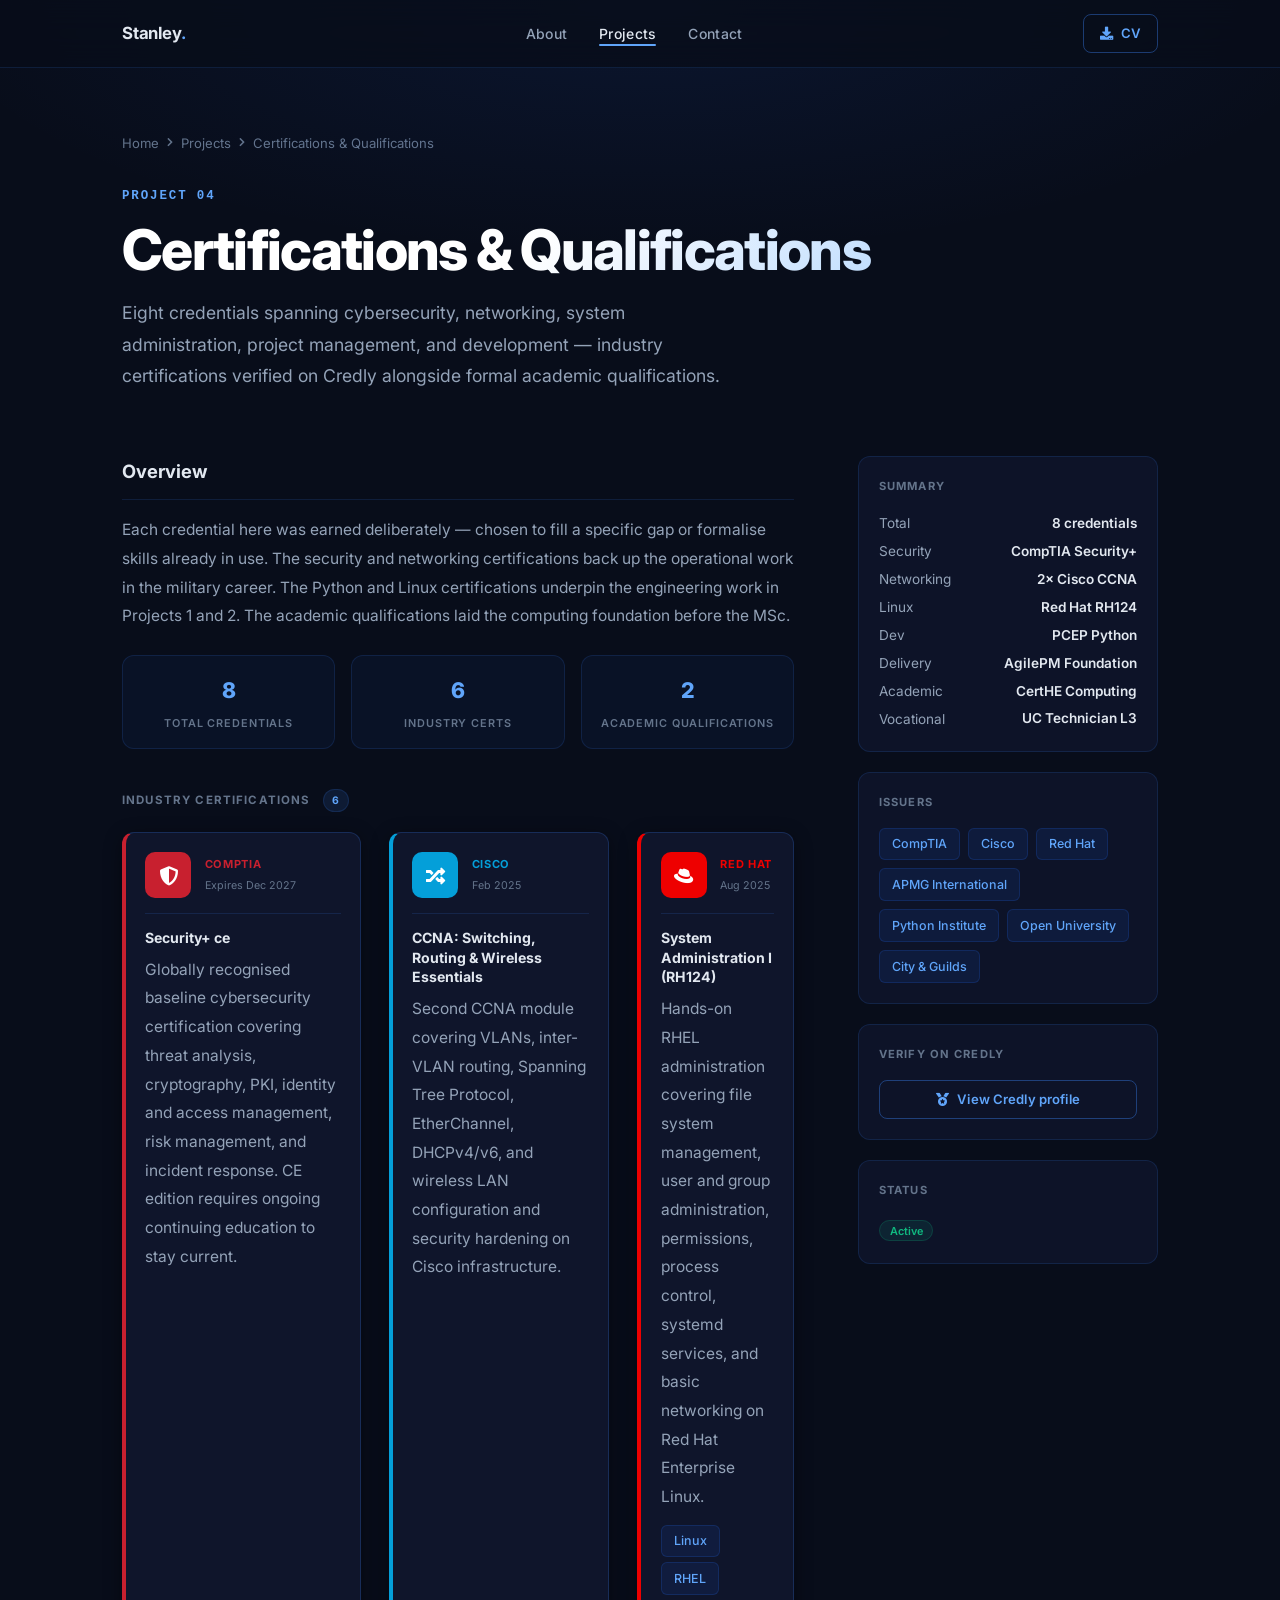
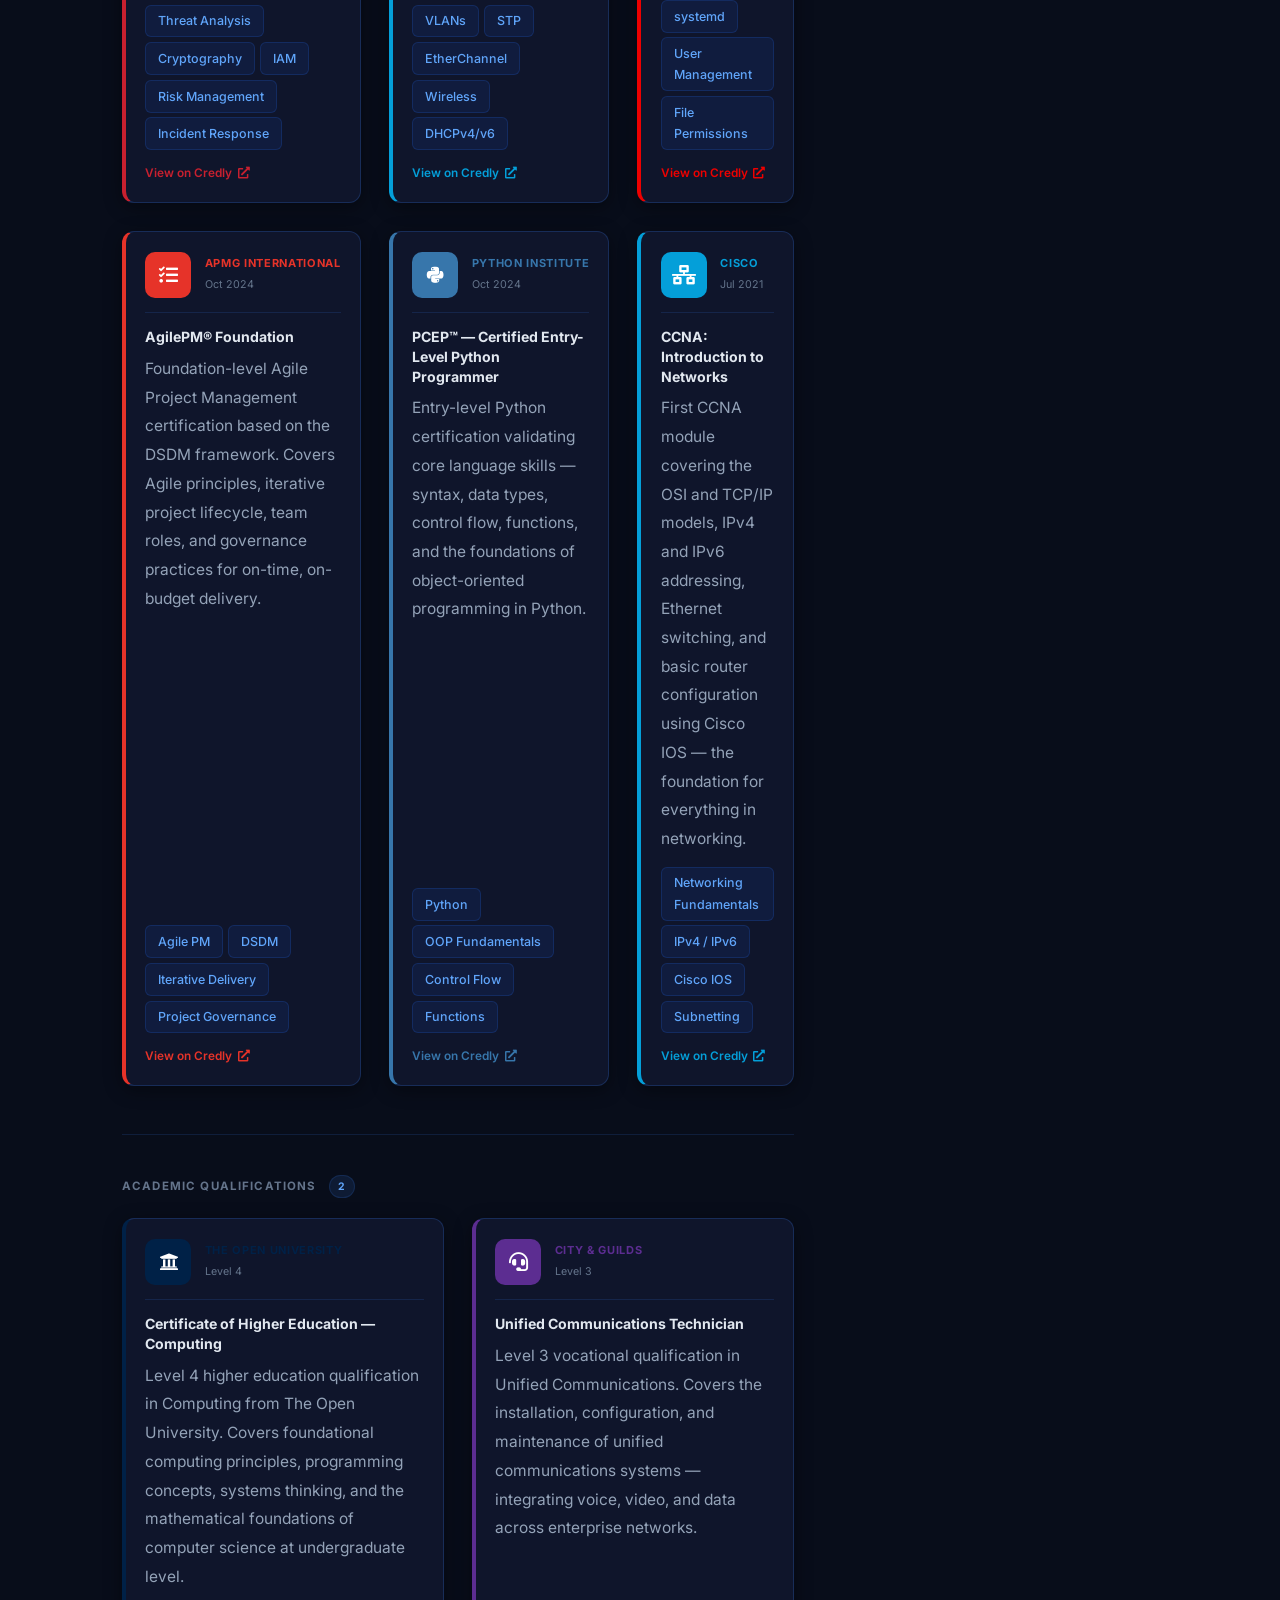
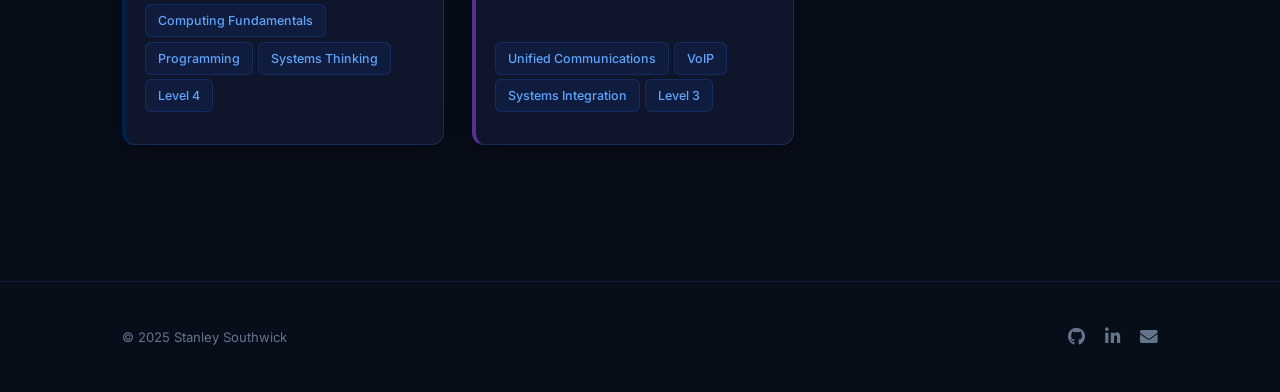
<file: project-4.html>
<!DOCTYPE html>
<html lang="en">
<head>
  <meta charset="utf-8" />
  <meta name="viewport" content="width=device-width, initial-scale=1" />
  <meta name="description" content="Certifications &amp; Qualifications — Stanley Southwick E-Portfolio. CompTIA Security+, Cisco CCNA, Red Hat, AgilePM, PCEP Python, Open University, City &amp; Guilds." />
  <title>Certifications &amp; Qualifications | Stanley Southwick</title>
  <link rel="preconnect" href="https://fonts.googleapis.com" />
  <link rel="preconnect" href="https://fonts.gstatic.com" crossorigin />
  <link href="https://fonts.googleapis.com/css2?family=Inter:wght@300;400;500;600;700;800&display=swap" rel="stylesheet" />
  <link rel="stylesheet" href="assets/css/fontawesome-all.min.css" />
  <link rel="stylesheet" href="assets/css/portfolio.css" />
</head>
<body>

  <a href="#main" class="skip-link">Skip to main content</a>

  <!-- Navigation -->
  <nav class="nav" id="nav" role="navigation" aria-label="Main navigation">
    <div class="container nav__inner">
      <a href="index.html" class="nav__logo">Stanley<span>.</span></a>
      <ul class="nav__links">
        <li><a href="index.html#about">About</a></li>
        <li><a href="index.html#projects" class="active">Projects</a></li>
        <li><a href="index.html#contact">Contact</a></li>
      </ul>
      <div class="nav__actions">
        <a href="professional_documents/Stanley_Southwick-CV.docx" download class="btn btn-outline btn-sm">
          <i class="fas fa-download" aria-hidden="true"></i> CV
        </a>
      </div>
      <button class="nav__hamburger" id="hamburger" aria-label="Open menu" aria-expanded="false">
        <span></span><span></span><span></span>
      </button>
    </div>
  </nav>

  <!-- Mobile menu -->
  <div class="nav__mobile" id="mobileMenu" role="dialog" aria-label="Mobile navigation" aria-modal="true">
    <button class="nav__mobile-close" id="mobileClose" aria-label="Close menu"><i class="fas fa-times"></i></button>
    <a href="index.html#about"    onclick="closeMobile()">About</a>
    <a href="index.html#projects" onclick="closeMobile()">Projects</a>
    <a href="index.html#contact"  onclick="closeMobile()">Contact</a>
    <a href="professional_documents/Stanley_Southwick-CV.docx" download class="btn btn-primary" onclick="closeMobile()">
      <i class="fas fa-download"></i> Download CV
    </a>
  </div>

  <main id="main">

    <!-- Hero -->
    <section class="project-hero" aria-labelledby="project-title">
      <div class="container">
        <nav class="breadcrumb" aria-label="Breadcrumb">
          <a href="index.html">Home</a>
          <i class="fas fa-chevron-right" aria-hidden="true"></i>
          <a href="index.html#projects">Projects</a>
          <i class="fas fa-chevron-right" aria-hidden="true"></i>
          <span>Certifications &amp; Qualifications</span>
        </nav>
        <p class="project-hero__num">Project 04</p>
        <h1 class="project-hero__title" id="project-title">Certifications &amp; Qualifications</h1>
        <p class="project-hero__desc">Eight credentials spanning cybersecurity, networking, system administration, project management, and development — industry certifications verified on Credly alongside formal academic qualifications.</p>
      </div>
    </section>

    <!-- Body -->
    <section class="project-body">
      <div class="container">
        <div class="project-body__grid">

          <!-- Main content -->
          <div>
            <div class="content-block fade-up">
              <h2>Overview</h2>
              <p>
                Each credential here was earned deliberately — chosen to fill a specific gap or formalise
                skills already in use. The security and networking certifications back up the operational
                work in the military career. The Python and Linux certifications underpin the engineering
                work in Projects 1 and 2. The academic qualifications laid the computing foundation
                before the MSc.
              </p>
              <div class="stat-row" aria-label="Credential summary">
                <div class="stat">
                  <span class="stat__value">8</span>
                  <span class="stat__label">Total credentials</span>
                </div>
                <div class="stat">
                  <span class="stat__value">6</span>
                  <span class="stat__label">Industry certs</span>
                </div>
                <div class="stat">
                  <span class="stat__value">2</span>
                  <span class="stat__label">Academic qualifications</span>
                </div>
              </div>
            </div>

            <div class="content-block fade-up">

              <!-- ── Industry Certifications ── -->
              <div class="cert-section">
                <div class="cert-section-hd">
                  <h3>Industry Certifications</h3>
                  <span class="cert-section-count">6</span>
                </div>
                <div class="cert-grid">

                  <!-- CompTIA Security+ -->
                  <div class="cert-card" style="--cert-color: #c8202f">
                    <div class="cert-card__body">
                      <div class="cert-card__hd">
                        <div class="cert-card__badge">
                          <img src="https://cdn.simpleicons.org/comptia/ffffff" alt="CompTIA" loading="lazy" onerror="this.style.display='none';this.parentNode.innerHTML='<i class=\'fas fa-shield-alt\'></i>';" />
                        </div>
                        <div class="cert-card__hd-text">
                          <span class="cert-card__issuer">CompTIA</span>
                          <span class="cert-card__date">Expires Dec 2027</span>
                        </div>
                      </div>
                      <h3 class="cert-card__name">Security+ ce</h3>
                      <p class="cert-card__desc">
                        Globally recognised baseline cybersecurity certification covering threat analysis,
                        cryptography, PKI, identity and access management, risk management, and incident
                        response. CE edition requires ongoing continuing education to stay current.
                      </p>
                      <div class="cert-card__tags">
                        <span class="tag">Threat Analysis</span>
                        <span class="tag">Cryptography</span>
                        <span class="tag">IAM</span>
                        <span class="tag">Risk Management</span>
                        <span class="tag">Incident Response</span>
                      </div>
                      <a class="cert-card__link" href="https://www.credly.com/users/stanley-james-southwick" target="_blank" rel="noopener noreferrer">
                        View on Credly <i class="fas fa-external-link-alt" aria-hidden="true"></i>
                      </a>
                    </div>
                  </div>

                  <!-- CCNA: Switching, Routing & Wireless -->
                  <div class="cert-card" style="--cert-color: #049fd9">
                    <div class="cert-card__body">
                      <div class="cert-card__hd">
                        <div class="cert-card__badge">
                          <img src="https://cdn.simpleicons.org/cisco/ffffff" alt="Cisco" loading="lazy" onerror="this.style.display='none';this.parentNode.innerHTML='<i class=\'fas fa-random\'></i>';" />
                        </div>
                        <div class="cert-card__hd-text">
                          <span class="cert-card__issuer">Cisco</span>
                          <span class="cert-card__date">Feb 2025</span>
                        </div>
                      </div>
                      <h3 class="cert-card__name">CCNA: Switching, Routing &amp; Wireless Essentials</h3>
                      <p class="cert-card__desc">
                        Second CCNA module covering VLANs, inter-VLAN routing, Spanning Tree Protocol,
                        EtherChannel, DHCPv4/v6, and wireless LAN configuration and security hardening
                        on Cisco infrastructure.
                      </p>
                      <div class="cert-card__tags">
                        <span class="tag">VLANs</span>
                        <span class="tag">STP</span>
                        <span class="tag">EtherChannel</span>
                        <span class="tag">Wireless</span>
                        <span class="tag">DHCPv4/v6</span>
                      </div>
                      <a class="cert-card__link" href="https://www.credly.com/users/stanley-james-southwick" target="_blank" rel="noopener noreferrer">
                        View on Credly <i class="fas fa-external-link-alt" aria-hidden="true"></i>
                      </a>
                    </div>
                  </div>

                  <!-- Red Hat -->
                  <div class="cert-card" style="--cert-color: #ee0000">
                    <div class="cert-card__body">
                      <div class="cert-card__hd">
                        <div class="cert-card__badge">
                          <img src="https://cdn.simpleicons.org/redhat/ffffff" alt="Red Hat" loading="lazy" onerror="this.style.display='none';this.parentNode.innerHTML='<i class=\'fab fa-redhat\'></i>';" />
                        </div>
                        <div class="cert-card__hd-text">
                          <span class="cert-card__issuer">Red Hat</span>
                          <span class="cert-card__date">Aug 2025</span>
                        </div>
                      </div>
                      <h3 class="cert-card__name">System Administration I (RH124)</h3>
                      <p class="cert-card__desc">
                        Hands-on RHEL administration covering file system management, user and group
                        administration, permissions, process control, systemd services, and basic
                        networking on Red Hat Enterprise Linux.
                      </p>
                      <div class="cert-card__tags">
                        <span class="tag">Linux</span>
                        <span class="tag">RHEL</span>
                        <span class="tag">systemd</span>
                        <span class="tag">User Management</span>
                        <span class="tag">File Permissions</span>
                      </div>
                      <a class="cert-card__link" href="https://www.credly.com/users/stanley-james-southwick" target="_blank" rel="noopener noreferrer">
                        View on Credly <i class="fas fa-external-link-alt" aria-hidden="true"></i>
                      </a>
                    </div>
                  </div>

                  <!-- AgilePM -->
                  <div class="cert-card" style="--cert-color: #e63329">
                    <div class="cert-card__body">
                      <div class="cert-card__hd">
                        <div class="cert-card__badge">
                          <i class="fas fa-tasks" aria-hidden="true"></i>
                        </div>
                        <div class="cert-card__hd-text">
                          <span class="cert-card__issuer">APMG International</span>
                          <span class="cert-card__date">Oct 2024</span>
                        </div>
                      </div>
                      <h3 class="cert-card__name">AgilePM® Foundation</h3>
                      <p class="cert-card__desc">
                        Foundation-level Agile Project Management certification based on the DSDM
                        framework. Covers Agile principles, iterative project lifecycle, team roles,
                        and governance practices for on-time, on-budget delivery.
                      </p>
                      <div class="cert-card__tags">
                        <span class="tag">Agile PM</span>
                        <span class="tag">DSDM</span>
                        <span class="tag">Iterative Delivery</span>
                        <span class="tag">Project Governance</span>
                      </div>
                      <a class="cert-card__link" href="https://www.credly.com/users/stanley-james-southwick" target="_blank" rel="noopener noreferrer">
                        View on Credly <i class="fas fa-external-link-alt" aria-hidden="true"></i>
                      </a>
                    </div>
                  </div>

                  <!-- PCEP Python -->
                  <div class="cert-card" style="--cert-color: #3776ab">
                    <div class="cert-card__body">
                      <div class="cert-card__hd">
                        <div class="cert-card__badge">
                          <img src="https://cdn.simpleicons.org/python/ffffff" alt="Python Institute" loading="lazy" onerror="this.style.display='none';this.parentNode.innerHTML='<i class=\'fab fa-python\'></i>';" />
                        </div>
                        <div class="cert-card__hd-text">
                          <span class="cert-card__issuer">Python Institute</span>
                          <span class="cert-card__date">Oct 2024</span>
                        </div>
                      </div>
                      <h3 class="cert-card__name">PCEP™ — Certified Entry-Level Python Programmer</h3>
                      <p class="cert-card__desc">
                        Entry-level Python certification validating core language skills — syntax, data
                        types, control flow, functions, and the foundations of object-oriented
                        programming in Python.
                      </p>
                      <div class="cert-card__tags">
                        <span class="tag">Python</span>
                        <span class="tag">OOP Fundamentals</span>
                        <span class="tag">Control Flow</span>
                        <span class="tag">Functions</span>
                      </div>
                      <a class="cert-card__link" href="https://www.credly.com/users/stanley-james-southwick" target="_blank" rel="noopener noreferrer">
                        View on Credly <i class="fas fa-external-link-alt" aria-hidden="true"></i>
                      </a>
                    </div>
                  </div>

                  <!-- CCNA: Intro to Networks -->
                  <div class="cert-card" style="--cert-color: #049fd9">
                    <div class="cert-card__body">
                      <div class="cert-card__hd">
                        <div class="cert-card__badge">
                          <img src="https://cdn.simpleicons.org/cisco/ffffff" alt="Cisco" loading="lazy" onerror="this.style.display='none';this.parentNode.innerHTML='<i class=\'fas fa-network-wired\'></i>';" />
                        </div>
                        <div class="cert-card__hd-text">
                          <span class="cert-card__issuer">Cisco</span>
                          <span class="cert-card__date">Jul 2021</span>
                        </div>
                      </div>
                      <h3 class="cert-card__name">CCNA: Introduction to Networks</h3>
                      <p class="cert-card__desc">
                        First CCNA module covering the OSI and TCP/IP models, IPv4 and IPv6 addressing,
                        Ethernet switching, and basic router configuration using Cisco IOS — the
                        foundation for everything in networking.
                      </p>
                      <div class="cert-card__tags">
                        <span class="tag">Networking Fundamentals</span>
                        <span class="tag">IPv4 / IPv6</span>
                        <span class="tag">Cisco IOS</span>
                        <span class="tag">Subnetting</span>
                      </div>
                      <a class="cert-card__link" href="https://www.credly.com/users/stanley-james-southwick" target="_blank" rel="noopener noreferrer">
                        View on Credly <i class="fas fa-external-link-alt" aria-hidden="true"></i>
                      </a>
                    </div>
                  </div>

                </div><!-- /.cert-grid -->
              </div><!-- /.cert-section -->

              <!-- ── Academic Qualifications ── -->
              <div class="cert-section">
                <div class="cert-section-hd">
                  <h3>Academic Qualifications</h3>
                  <span class="cert-section-count">2</span>
                </div>
                <div class="cert-grid cert-grid--2col">

                  <!-- Open University -->
                  <div class="cert-card" style="--cert-color: #002147">
                    <div class="cert-card__body">
                      <div class="cert-card__hd">
                        <div class="cert-card__badge">
                          <i class="fas fa-university" aria-hidden="true"></i>
                        </div>
                        <div class="cert-card__hd-text">
                          <span class="cert-card__issuer">The Open University</span>
                          <span class="cert-card__date">Level 4</span>
                        </div>
                      </div>
                      <h3 class="cert-card__name">Certificate of Higher Education — Computing</h3>
                      <p class="cert-card__desc">
                        Level 4 higher education qualification in Computing from The Open University.
                        Covers foundational computing principles, programming concepts, systems thinking,
                        and the mathematical foundations of computer science at undergraduate level.
                      </p>
                      <div class="cert-card__tags">
                        <span class="tag">Computing Fundamentals</span>
                        <span class="tag">Programming</span>
                        <span class="tag">Systems Thinking</span>
                        <span class="tag">Level 4</span>
                      </div>
                    </div>
                  </div>

                  <!-- City & Guilds -->
                  <div class="cert-card" style="--cert-color: #5c2d91">
                    <div class="cert-card__body">
                      <div class="cert-card__hd">
                        <div class="cert-card__badge">
                          <i class="fas fa-headset" aria-hidden="true"></i>
                        </div>
                        <div class="cert-card__hd-text">
                          <span class="cert-card__issuer">City &amp; Guilds</span>
                          <span class="cert-card__date">Level 3</span>
                        </div>
                      </div>
                      <h3 class="cert-card__name">Unified Communications Technician</h3>
                      <p class="cert-card__desc">
                        Level 3 vocational qualification in Unified Communications. Covers the
                        installation, configuration, and maintenance of unified communications systems —
                        integrating voice, video, and data across enterprise networks.
                      </p>
                      <div class="cert-card__tags">
                        <span class="tag">Unified Communications</span>
                        <span class="tag">VoIP</span>
                        <span class="tag">Systems Integration</span>
                        <span class="tag">Level 3</span>
                      </div>
                    </div>
                  </div>

                </div><!-- /.cert-grid -->
              </div><!-- /.cert-section -->

            </div>
          </div>

          <!-- Sidebar -->
          <aside class="project-sidebar" aria-label="Credential details">

            <div class="sidebar-card">
              <h3>Summary</h3>
              <ul class="dataset-list">
                <li><span>Total</span> <strong>8 credentials</strong></li>
                <li><span>Security</span> <strong>CompTIA Security+</strong></li>
                <li><span>Networking</span> <strong>2&times; Cisco CCNA</strong></li>
                <li><span>Linux</span> <strong>Red Hat RH124</strong></li>
                <li><span>Dev</span> <strong>PCEP Python</strong></li>
                <li><span>Delivery</span> <strong>AgilePM Foundation</strong></li>
                <li><span>Academic</span> <strong>CertHE Computing</strong></li>
                <li><span>Vocational</span> <strong>UC Technician L3</strong></li>
              </ul>
            </div>

            <div class="sidebar-card">
              <h3>Issuers</h3>
              <div class="tags">
                <span class="tag">CompTIA</span>
                <span class="tag">Cisco</span>
                <span class="tag">Red Hat</span>
                <span class="tag">APMG International</span>
                <span class="tag">Python Institute</span>
                <span class="tag">Open University</span>
                <span class="tag">City &amp; Guilds</span>
              </div>
            </div>

            <div class="sidebar-card">
              <h3>Verify on Credly</h3>
              <a class="btn btn-outline btn-sm" href="https://www.credly.com/users/stanley-james-southwick" target="_blank" rel="noopener noreferrer" style="width:100%;justify-content:center;">
                <i class="fas fa-medal" aria-hidden="true"></i> View Credly profile
              </a>
            </div>

            <div class="sidebar-card">
              <h3>Status</h3>
              <span class="badge badge-live">Active</span>
            </div>

          </aside>

        </div>
      </div>
    </section>

  </main>

  <!-- Footer -->
  <footer class="footer" role="contentinfo">
    <div class="container footer__inner">
      <p class="footer__copy">&copy; 2025 Stanley Southwick</p>
      <div class="footer__socials">
        <a href="https://github.com/StanSouthwick" target="_blank" rel="noopener noreferrer" aria-label="GitHub"><i class="fab fa-github"></i></a>
        <a href="https://www.linkedin.com/in/stanley-southwick" target="_blank" rel="noopener noreferrer" aria-label="LinkedIn"><i class="fab fa-linkedin-in"></i></a>
        <a href="mailto:stanjsouthwick@gmail.com" aria-label="Email"><i class="fas fa-envelope"></i></a>
      </div>
    </div>
  </footer>

  <button class="back-top" id="backTop" aria-label="Back to top">
    <i class="fas fa-chevron-up"></i>
  </button>

  <script>
    const nav = document.getElementById('nav');
    window.addEventListener('scroll', () => {
      nav.classList.toggle('scrolled', window.scrollY > 40);
      document.getElementById('backTop').classList.toggle('visible', window.scrollY > 400);
    });
    const fadeEls = document.querySelectorAll('.fade-up');
    const fadeObs = new IntersectionObserver(entries => {
      entries.forEach(e => { if (e.isIntersecting) { e.target.classList.add('visible'); fadeObs.unobserve(e.target); } });
    }, { threshold: 0.12 });
    fadeEls.forEach(el => fadeObs.observe(el));
    const hamburger = document.getElementById('hamburger');
    const mobileMenu = document.getElementById('mobileMenu');
    hamburger.addEventListener('click', () => { mobileMenu.classList.add('open'); hamburger.setAttribute('aria-expanded','true'); });
    function closeMobile() { mobileMenu.classList.remove('open'); hamburger.setAttribute('aria-expanded','false'); }
    document.getElementById('mobileClose').addEventListener('click', closeMobile);
    document.addEventListener('keydown', e => { if (e.key === 'Escape') closeMobile(); });
    document.getElementById('backTop').addEventListener('click', () => window.scrollTo({ top: 0, behavior: 'smooth' }));
  </script>

</body>
</html>
</file>
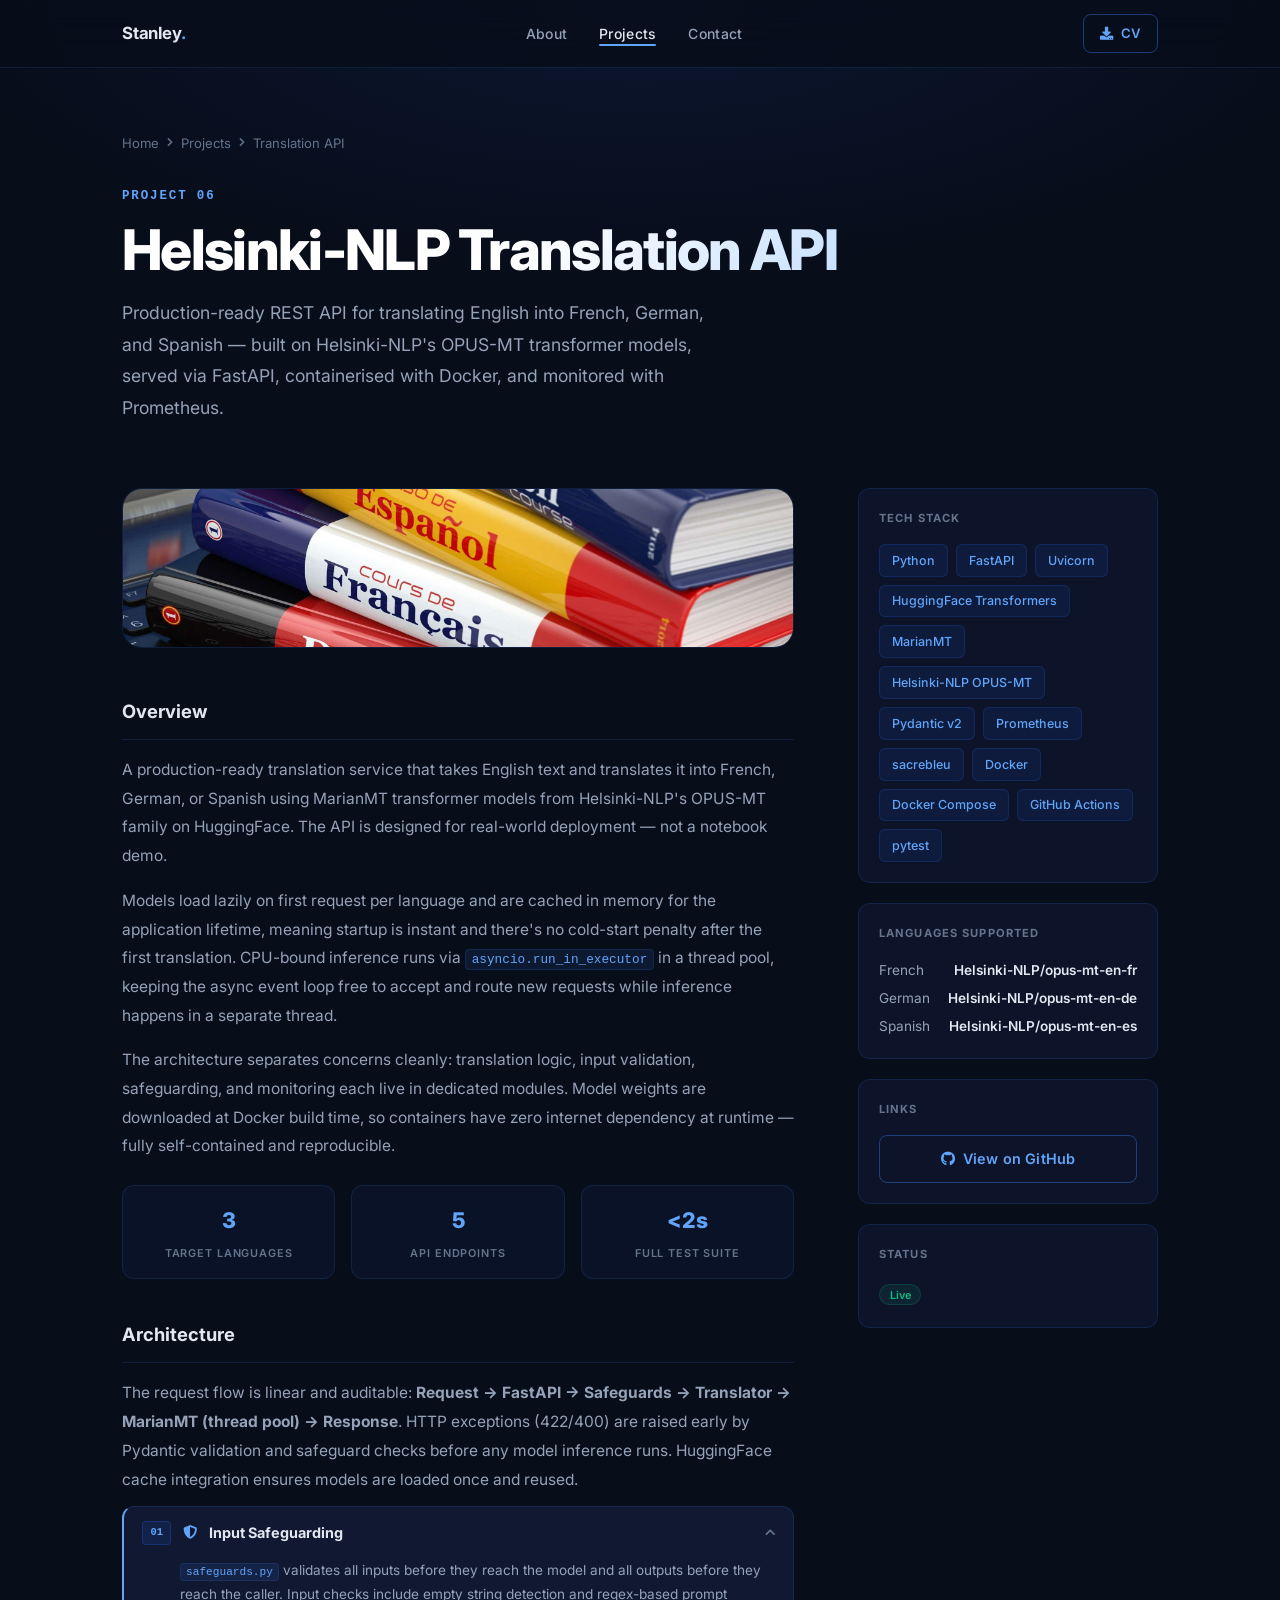
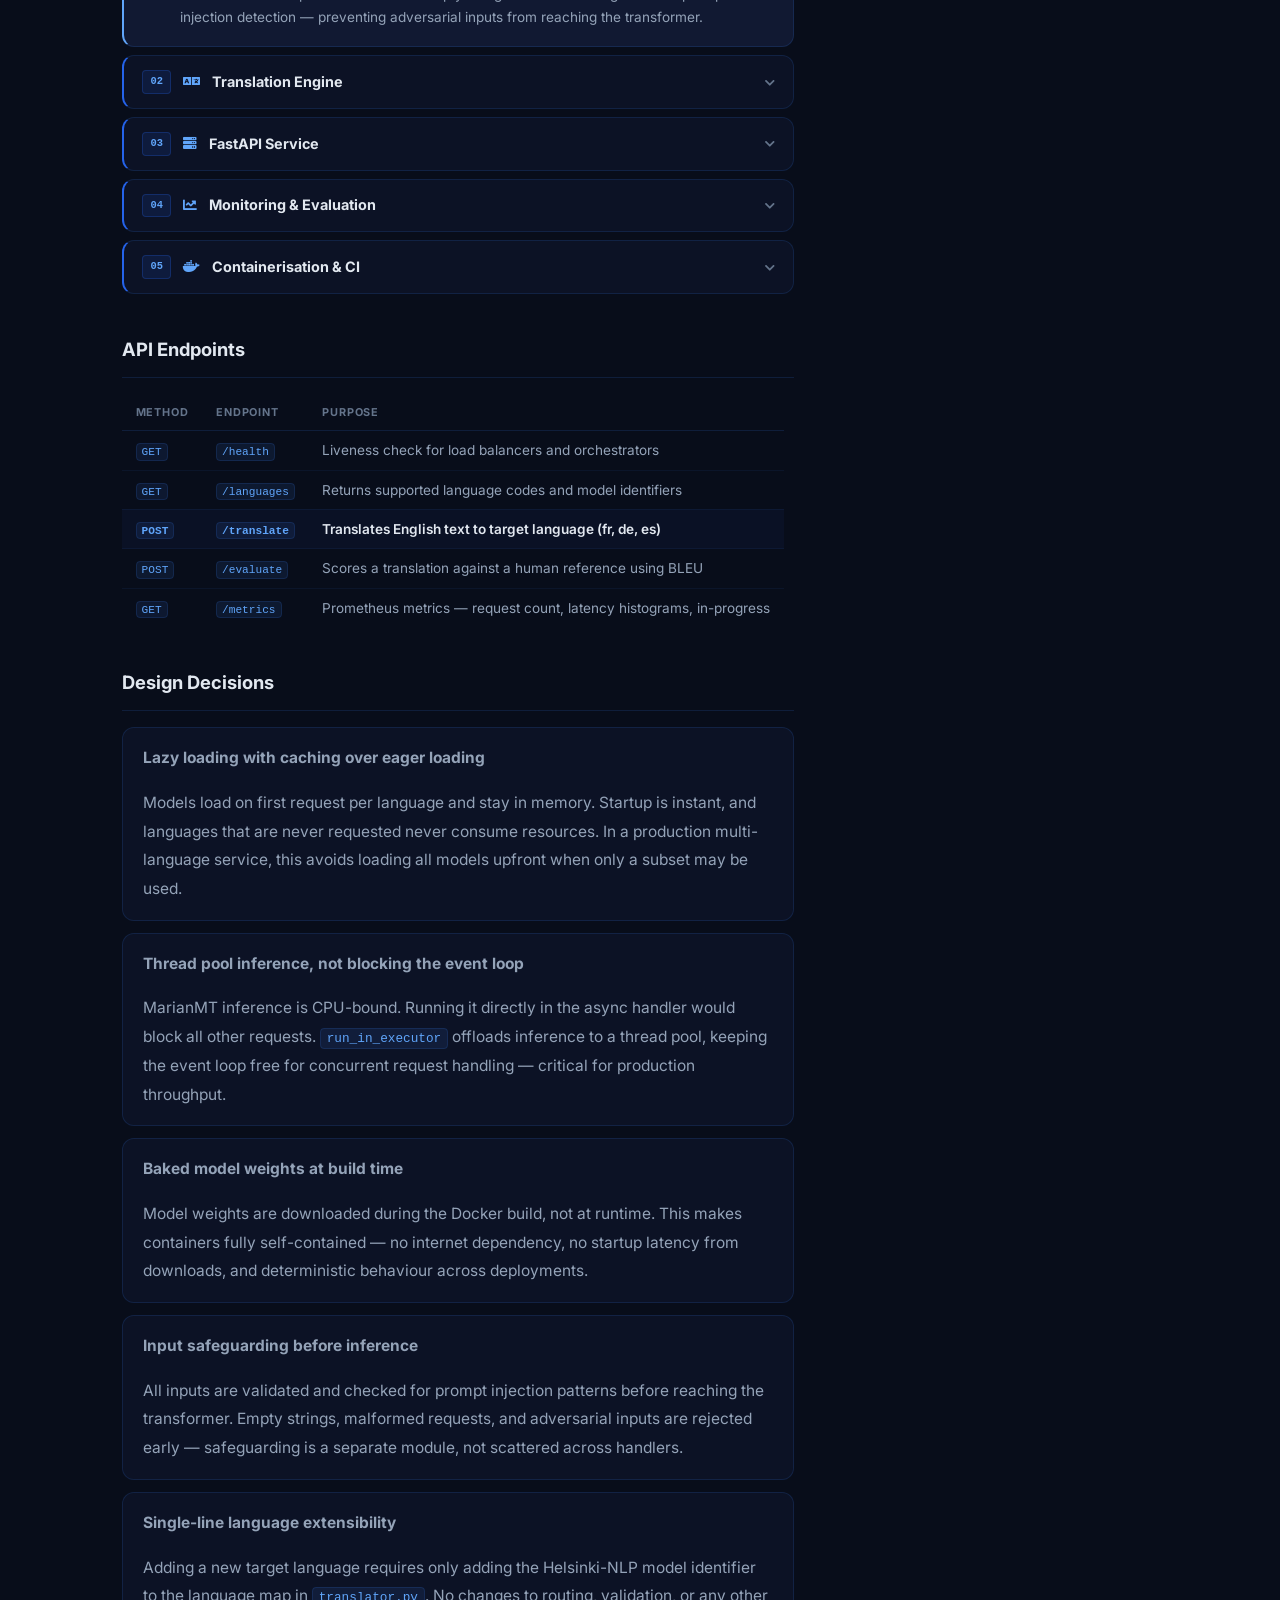
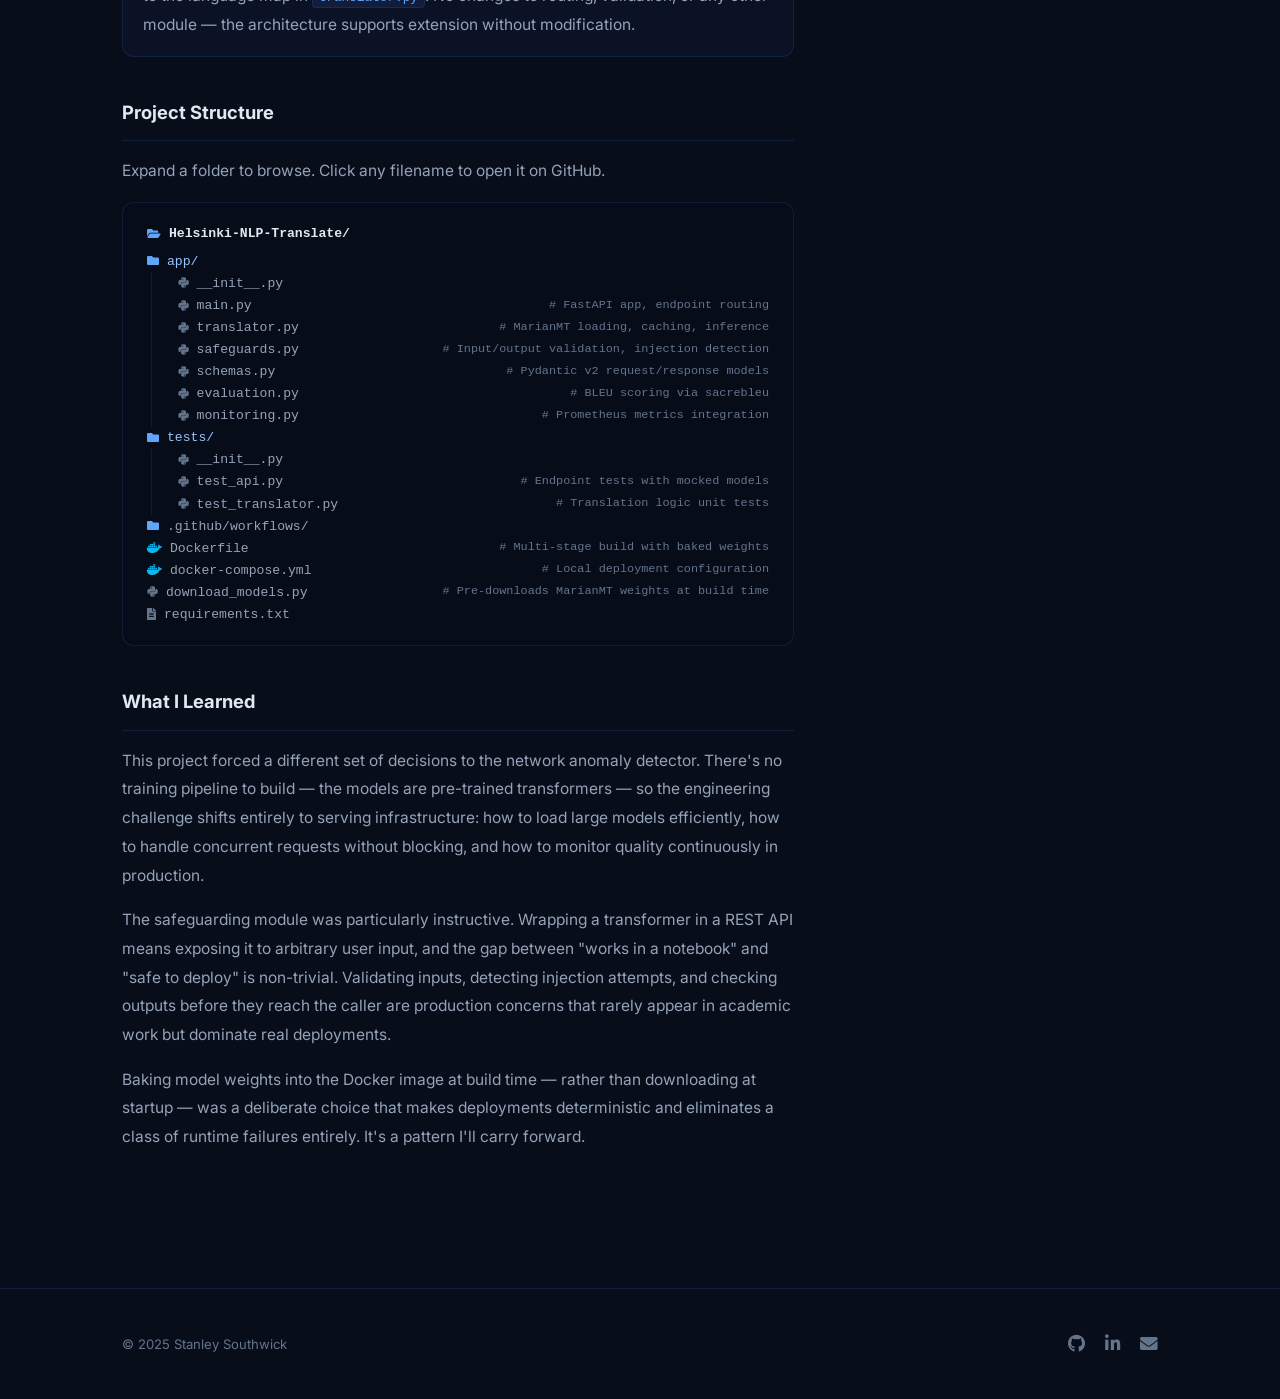
<file: project-6.html>
<!DOCTYPE html>
<html lang="en">
<head>
  <meta charset="utf-8" />
  <meta name="viewport" content="width=device-width, initial-scale=1" />
  <meta name="description" content="Helsinki-NLP Translation API — production-ready REST API for English to French, German, and Spanish translation using MarianMT transformers. FastAPI, Docker, Prometheus monitoring. Stanley Southwick E-Portfolio." />
  <title>Translation API | Stanley Southwick</title>
  <link rel="preconnect" href="https://fonts.googleapis.com" />
  <link rel="preconnect" href="https://fonts.gstatic.com" crossorigin />
  <link href="https://fonts.googleapis.com/css2?family=Inter:wght@300;400;500;600;700;800&display=swap" rel="stylesheet" />
  <link rel="stylesheet" href="assets/css/fontawesome-all.min.css" />
  <link rel="stylesheet" href="assets/css/portfolio.css" />
</head>
<body>

  <a href="#main" class="skip-link">Skip to main content</a>

  <!-- Navigation -->
  <nav class="nav" id="nav" role="navigation" aria-label="Main navigation">
    <div class="container nav__inner">
      <a href="index.html" class="nav__logo">Stanley<span>.</span></a>
      <ul class="nav__links">
        <li><a href="index.html#about">About</a></li>
        <li><a href="index.html#projects" class="active">Projects</a></li>
        <li><a href="index.html#contact">Contact</a></li>
      </ul>
      <div class="nav__actions">
        <a href="professional_documents/Stanley_Southwick-CV.docx" download class="btn btn-outline btn-sm">
          <i class="fas fa-download" aria-hidden="true"></i> CV
        </a>
      </div>
      <button class="nav__hamburger" id="hamburger" aria-label="Open menu" aria-expanded="false">
        <span></span><span></span><span></span>
      </button>
    </div>
  </nav>

  <!-- Mobile menu -->
  <div class="nav__mobile" id="mobileMenu" role="dialog" aria-label="Mobile navigation" aria-modal="true">
    <button class="nav__mobile-close" id="mobileClose" aria-label="Close menu"><i class="fas fa-times"></i></button>
    <a href="index.html#about"    onclick="closeMobile()">About</a>
    <a href="index.html#projects" onclick="closeMobile()">Projects</a>
    <a href="index.html#contact"  onclick="closeMobile()">Contact</a>
    <a href="professional_documents/Stanley_Southwick-CV.docx" download class="btn btn-primary" onclick="closeMobile()">
      <i class="fas fa-download"></i> Download CV
    </a>
  </div>

  <main id="main">

    <!-- Hero -->
    <section class="project-hero" aria-labelledby="project-title">
      <div class="container">
        <nav class="breadcrumb" aria-label="Breadcrumb">
          <a href="index.html">Home</a>
          <i class="fas fa-chevron-right" aria-hidden="true"></i>
          <a href="index.html#projects">Projects</a>
          <i class="fas fa-chevron-right" aria-hidden="true"></i>
          <span>Translation API</span>
        </nav>
        <p class="project-hero__num">Project 06</p>
        <h1 class="project-hero__title" id="project-title">Helsinki-NLP Translation API</h1>
        <p class="project-hero__desc">Production-ready REST API for translating English into French, German, and Spanish — built on Helsinki-NLP's OPUS-MT transformer models, served via FastAPI, containerised with Docker, and monitored with Prometheus.</p>
      </div>
    </section>

    <!-- Body -->
    <section class="project-body">
      <div class="container">
        <div class="project-body__grid">

          <!-- Main content -->
          <div>
            <img class="project-body__img" src="images/translator.jpeg" alt="Helsinki-NLP Translation API — language dictionaries" />

            <div class="content-block fade-up">
              <h2>Overview</h2>
              <p>
                A production-ready translation service that takes English text and translates it into French, German,
                or Spanish using MarianMT transformer models from Helsinki-NLP's OPUS-MT family on HuggingFace.
                The API is designed for real-world deployment — not a notebook demo.
              </p>
              <p>
                Models load lazily on first request per language and are cached in memory for the application lifetime,
                meaning startup is instant and there's no cold-start penalty after the first translation. CPU-bound
                inference runs via <code>asyncio.run_in_executor</code> in a thread pool, keeping the async event loop
                free to accept and route new requests while inference happens in a separate thread.
              </p>
              <p>
                The architecture separates concerns cleanly: translation logic, input validation, safeguarding, and
                monitoring each live in dedicated modules. Model weights are downloaded at Docker build time, so
                containers have zero internet dependency at runtime — fully self-contained and reproducible.
              </p>
              <div class="stat-row" aria-label="Key metrics">
                <div class="stat">
                  <span class="stat__value">3</span>
                  <span class="stat__label">Target languages</span>
                </div>
                <div class="stat">
                  <span class="stat__value">5</span>
                  <span class="stat__label">API endpoints</span>
                </div>
                <div class="stat">
                  <span class="stat__value">&lt;2s</span>
                  <span class="stat__label">Full test suite</span>
                </div>
              </div>
            </div>

            <div class="content-block fade-up">
              <h2>Architecture</h2>
              <p>
                The request flow is linear and auditable:
                <strong>Request &rarr; FastAPI &rarr; Safeguards &rarr; Translator &rarr; MarianMT (thread pool) &rarr; Response</strong>.
                HTTP exceptions (422/400) are raised early by Pydantic validation and safeguard checks before any
                model inference runs. HuggingFace cache integration ensures models are loaded once and reused.
              </p>
              <div class="pipeline-steps">

                <details class="pipeline-step" open>
                  <summary>
                    <span class="pipeline-step__num">01</span>
                    <i class="fas fa-shield-alt pipeline-step__icon" aria-hidden="true"></i>
                    <span class="pipeline-step__title">Input Safeguarding</span>
                    <i class="fas fa-chevron-down pipeline-step__chevron" aria-hidden="true"></i>
                  </summary>
                  <div class="pipeline-step__body">
                    <code>safeguards.py</code> validates all inputs before they reach the model and all outputs
                    before they reach the caller. Input checks include empty string detection and regex-based
                    prompt injection detection — preventing adversarial inputs from reaching the transformer.
                  </div>
                </details>

                <details class="pipeline-step">
                  <summary>
                    <span class="pipeline-step__num">02</span>
                    <i class="fas fa-language pipeline-step__icon" aria-hidden="true"></i>
                    <span class="pipeline-step__title">Translation Engine</span>
                    <i class="fas fa-chevron-down pipeline-step__chevron" aria-hidden="true"></i>
                  </summary>
                  <div class="pipeline-step__body">
                    <code>translator.py</code> handles model loading and inference. Models are lazily loaded on
                    first request per language pair and cached in memory. Adding a new language is a single-line
                    change — just add the Helsinki-NLP model identifier to the language map. Inference runs in a
                    thread pool via <code>run_in_executor</code> to keep the async event loop non-blocking.
                  </div>
                </details>

                <details class="pipeline-step">
                  <summary>
                    <span class="pipeline-step__num">03</span>
                    <i class="fas fa-server pipeline-step__icon" aria-hidden="true"></i>
                    <span class="pipeline-step__title">FastAPI Service</span>
                    <i class="fas fa-chevron-down pipeline-step__chevron" aria-hidden="true"></i>
                  </summary>
                  <div class="pipeline-step__body">
                    Five endpoints: <code>/health</code> for liveness checks, <code>/languages</code> to list
                    supported targets, <code>/translate</code> for inference, <code>/evaluate</code> for BLEU
                    scoring against human references, and <code>/metrics</code> for Prometheus scraping. Pydantic v2
                    schemas enforce request/response contracts.
                  </div>
                </details>

                <details class="pipeline-step">
                  <summary>
                    <span class="pipeline-step__num">04</span>
                    <i class="fas fa-chart-line pipeline-step__icon" aria-hidden="true"></i>
                    <span class="pipeline-step__title">Monitoring &amp; Evaluation</span>
                    <i class="fas fa-chevron-down pipeline-step__chevron" aria-hidden="true"></i>
                  </summary>
                  <div class="pipeline-step__body">
                    Prometheus metrics are scraped every 15 seconds, exposing request count, latency histograms
                    (enabling p50/p95/p99 calculations), and in-progress request tracking per endpoint. The
                    <code>/evaluate</code> endpoint uses sacrebleu to score translations against human references,
                    enabling continuous quality evaluation in production.
                  </div>
                </details>

                <details class="pipeline-step">
                  <summary>
                    <span class="pipeline-step__num">05</span>
                    <i class="fab fa-docker pipeline-step__icon" aria-hidden="true"></i>
                    <span class="pipeline-step__title">Containerisation &amp; CI</span>
                    <i class="fas fa-chevron-down pipeline-step__chevron" aria-hidden="true"></i>
                  </summary>
                  <div class="pipeline-step__body">
                    Docker and Docker Compose for local and production deployment. Model weights are baked into
                    the image at build time via <code>download_models.py</code> — no runtime downloads, no
                    external dependencies. GitHub Actions CI runs the full test suite on every push.
                  </div>
                </details>

              </div>
            </div>

            <div class="content-block fade-up">
              <h2>API Endpoints</h2>
              <table class="content-table" aria-label="API endpoint reference">
                <thead>
                  <tr>
                    <th>Method</th>
                    <th>Endpoint</th>
                    <th>Purpose</th>
                  </tr>
                </thead>
                <tbody>
                  <tr>
                    <td><code>GET</code></td>
                    <td><code>/health</code></td>
                    <td>Liveness check for load balancers and orchestrators</td>
                  </tr>
                  <tr>
                    <td><code>GET</code></td>
                    <td><code>/languages</code></td>
                    <td>Returns supported language codes and model identifiers</td>
                  </tr>
                  <tr class="highlight">
                    <td><code>POST</code></td>
                    <td><code>/translate</code></td>
                    <td>Translates English text to target language (fr, de, es)</td>
                  </tr>
                  <tr>
                    <td><code>POST</code></td>
                    <td><code>/evaluate</code></td>
                    <td>Scores a translation against a human reference using BLEU</td>
                  </tr>
                  <tr>
                    <td><code>GET</code></td>
                    <td><code>/metrics</code></td>
                    <td>Prometheus metrics — request count, latency histograms, in-progress</td>
                  </tr>
                </tbody>
              </table>
            </div>

            <div class="content-block fade-up">
              <h2>Design Decisions</h2>
              <div class="decision-list">
                <div class="decision">
                  <p class="decision__title">Lazy loading with caching over eager loading</p>
                  <p class="decision__body">Models load on first request per language and stay in memory. Startup is instant, and languages that are never requested never consume resources. In a production multi-language service, this avoids loading all models upfront when only a subset may be used.</p>
                </div>
                <div class="decision">
                  <p class="decision__title">Thread pool inference, not blocking the event loop</p>
                  <p class="decision__body">MarianMT inference is CPU-bound. Running it directly in the async handler would block all other requests. <code>run_in_executor</code> offloads inference to a thread pool, keeping the event loop free for concurrent request handling — critical for production throughput.</p>
                </div>
                <div class="decision">
                  <p class="decision__title">Baked model weights at build time</p>
                  <p class="decision__body">Model weights are downloaded during the Docker build, not at runtime. This makes containers fully self-contained — no internet dependency, no startup latency from downloads, and deterministic behaviour across deployments.</p>
                </div>
                <div class="decision">
                  <p class="decision__title">Input safeguarding before inference</p>
                  <p class="decision__body">All inputs are validated and checked for prompt injection patterns before reaching the transformer. Empty strings, malformed requests, and adversarial inputs are rejected early — safeguarding is a separate module, not scattered across handlers.</p>
                </div>
                <div class="decision">
                  <p class="decision__title">Single-line language extensibility</p>
                  <p class="decision__body">Adding a new target language requires only adding the Helsinki-NLP model identifier to the language map in <code>translator.py</code>. No changes to routing, validation, or any other module — the architecture supports extension without modification.</p>
                </div>
              </div>
            </div>

            <div class="content-block fade-up">
              <h2>Project Structure</h2>
              <p class="section-subtitle" style="margin-bottom:1rem;">Expand a folder to browse. Click any filename to open it on GitHub.</p>
              <div class="file-tree" role="tree" aria-label="Project file structure">

                <div class="ft-root">
                  <i class="fas fa-folder-open ft-icon ft-folder" aria-hidden="true"></i>
                  Helsinki-NLP-Translate/
                </div>

                <!-- app/ -->
                <details open>
                  <summary role="treeitem" aria-expanded="true">
                    <i class="fas fa-folder ft-icon ft-folder" aria-hidden="true"></i>
                    app/
                  </summary>
                  <div class="ft-children">
                    <div class="ft-file">
                      <i class="fab fa-python ft-icon" aria-hidden="true"></i>
                      <a href="https://github.com/StanSouthwick/Helsinki-NLP-Translate/blob/main/app/__init__.py" target="_blank" rel="noopener noreferrer">__init__.py</a>
                    </div>
                    <div class="ft-file">
                      <i class="fab fa-python ft-icon" aria-hidden="true"></i>
                      <a href="https://github.com/StanSouthwick/Helsinki-NLP-Translate/blob/main/app/main.py" target="_blank" rel="noopener noreferrer">main.py</a>
                      <span class="ft-comment"># FastAPI app, endpoint routing</span>
                    </div>
                    <div class="ft-file">
                      <i class="fab fa-python ft-icon" aria-hidden="true"></i>
                      <a href="https://github.com/StanSouthwick/Helsinki-NLP-Translate/blob/main/app/translator.py" target="_blank" rel="noopener noreferrer">translator.py</a>
                      <span class="ft-comment"># MarianMT loading, caching, inference</span>
                    </div>
                    <div class="ft-file">
                      <i class="fab fa-python ft-icon" aria-hidden="true"></i>
                      <a href="https://github.com/StanSouthwick/Helsinki-NLP-Translate/blob/main/app/safeguards.py" target="_blank" rel="noopener noreferrer">safeguards.py</a>
                      <span class="ft-comment"># Input/output validation, injection detection</span>
                    </div>
                    <div class="ft-file">
                      <i class="fab fa-python ft-icon" aria-hidden="true"></i>
                      <a href="https://github.com/StanSouthwick/Helsinki-NLP-Translate/blob/main/app/schemas.py" target="_blank" rel="noopener noreferrer">schemas.py</a>
                      <span class="ft-comment"># Pydantic v2 request/response models</span>
                    </div>
                    <div class="ft-file">
                      <i class="fab fa-python ft-icon" aria-hidden="true"></i>
                      <a href="https://github.com/StanSouthwick/Helsinki-NLP-Translate/blob/main/app/evaluation.py" target="_blank" rel="noopener noreferrer">evaluation.py</a>
                      <span class="ft-comment"># BLEU scoring via sacrebleu</span>
                    </div>
                    <div class="ft-file">
                      <i class="fab fa-python ft-icon" aria-hidden="true"></i>
                      <a href="https://github.com/StanSouthwick/Helsinki-NLP-Translate/blob/main/app/monitoring.py" target="_blank" rel="noopener noreferrer">monitoring.py</a>
                      <span class="ft-comment"># Prometheus metrics integration</span>
                    </div>
                  </div>
                </details>

                <!-- tests/ -->
                <details open>
                  <summary role="treeitem" aria-expanded="true">
                    <i class="fas fa-folder ft-icon ft-folder" aria-hidden="true"></i>
                    tests/
                  </summary>
                  <div class="ft-children">
                    <div class="ft-file">
                      <i class="fab fa-python ft-icon" aria-hidden="true"></i>
                      <a href="https://github.com/StanSouthwick/Helsinki-NLP-Translate/blob/main/tests/__init__.py" target="_blank" rel="noopener noreferrer">__init__.py</a>
                    </div>
                    <div class="ft-file">
                      <i class="fab fa-python ft-icon" aria-hidden="true"></i>
                      <a href="https://github.com/StanSouthwick/Helsinki-NLP-Translate/blob/main/tests/test_api.py" target="_blank" rel="noopener noreferrer">test_api.py</a>
                      <span class="ft-comment"># Endpoint tests with mocked models</span>
                    </div>
                    <div class="ft-file">
                      <i class="fab fa-python ft-icon" aria-hidden="true"></i>
                      <a href="https://github.com/StanSouthwick/Helsinki-NLP-Translate/blob/main/tests/test_translator.py" target="_blank" rel="noopener noreferrer">test_translator.py</a>
                      <span class="ft-comment"># Translation logic unit tests</span>
                    </div>
                  </div>
                </details>

                <!-- .github/workflows/ -->
                <details>
                  <summary role="treeitem">
                    <i class="fas fa-folder ft-icon ft-folder" aria-hidden="true"></i>
                    .github/workflows/
                  </summary>
                  <div class="ft-children">
                    <div class="ft-file">
                      <i class="fas fa-file-code ft-icon" aria-hidden="true"></i>
                      <a href="https://github.com/StanSouthwick/Helsinki-NLP-Translate/blob/main/.github/workflows/ci.yml" target="_blank" rel="noopener noreferrer">ci.yml</a>
                      <span class="ft-comment"># GitHub Actions CI pipeline</span>
                    </div>
                  </div>
                </details>

                <!-- Root files -->
                <div class="ft-file">
                  <i class="fab fa-docker ft-icon" style="color:#0db7ed" aria-hidden="true"></i>
                  <a href="https://github.com/StanSouthwick/Helsinki-NLP-Translate/blob/main/Dockerfile" target="_blank" rel="noopener noreferrer">Dockerfile</a>
                  <span class="ft-comment"># Multi-stage build with baked weights</span>
                </div>
                <div class="ft-file">
                  <i class="fab fa-docker ft-icon" style="color:#0db7ed" aria-hidden="true"></i>
                  <a href="https://github.com/StanSouthwick/Helsinki-NLP-Translate/blob/main/docker-compose.yml" target="_blank" rel="noopener noreferrer">docker-compose.yml</a>
                  <span class="ft-comment"># Local deployment configuration</span>
                </div>
                <div class="ft-file">
                  <i class="fab fa-python ft-icon" aria-hidden="true"></i>
                  <a href="https://github.com/StanSouthwick/Helsinki-NLP-Translate/blob/main/download_models.py" target="_blank" rel="noopener noreferrer">download_models.py</a>
                  <span class="ft-comment"># Pre-downloads MarianMT weights at build time</span>
                </div>
                <div class="ft-file">
                  <i class="fas fa-file-alt ft-icon" aria-hidden="true"></i>
                  <a href="https://github.com/StanSouthwick/Helsinki-NLP-Translate/blob/main/requirements.txt" target="_blank" rel="noopener noreferrer">requirements.txt</a>
                </div>

              </div>
            </div>

            <div class="content-block fade-up">
              <h2>What I Learned</h2>
              <p>
                This project forced a different set of decisions to the network anomaly detector. There's no training
                pipeline to build — the models are pre-trained transformers — so the engineering challenge shifts
                entirely to serving infrastructure: how to load large models efficiently, how to handle concurrent
                requests without blocking, and how to monitor quality continuously in production.
              </p>
              <p>
                The safeguarding module was particularly instructive. Wrapping a transformer in a REST API means
                exposing it to arbitrary user input, and the gap between "works in a notebook" and "safe to deploy"
                is non-trivial. Validating inputs, detecting injection attempts, and checking outputs before they
                reach the caller are production concerns that rarely appear in academic work but dominate real deployments.
              </p>
              <p>
                Baking model weights into the Docker image at build time — rather than downloading at startup —
                was a deliberate choice that makes deployments deterministic and eliminates a class of runtime
                failures entirely. It's a pattern I'll carry forward.
              </p>
            </div>

          </div>

          <!-- Sidebar -->
          <aside class="project-sidebar" aria-label="Project details">
            <div class="sidebar-card">
              <h3>Tech Stack</h3>
              <div class="tags">
                <span class="tag">Python</span>
                <span class="tag">FastAPI</span>
                <span class="tag">Uvicorn</span>
                <span class="tag">HuggingFace Transformers</span>
                <span class="tag">MarianMT</span>
                <span class="tag">Helsinki-NLP OPUS-MT</span>
                <span class="tag">Pydantic v2</span>
                <span class="tag">Prometheus</span>
                <span class="tag">sacrebleu</span>
                <span class="tag">Docker</span>
                <span class="tag">Docker Compose</span>
                <span class="tag">GitHub Actions</span>
                <span class="tag">pytest</span>
              </div>
            </div>

            <div class="sidebar-card">
              <h3>Languages Supported</h3>
              <ul class="dataset-list">
                <li><span>French</span> <strong>Helsinki-NLP/opus-mt-en-fr</strong></li>
                <li><span>German</span> <strong>Helsinki-NLP/opus-mt-en-de</strong></li>
                <li><span>Spanish</span> <strong>Helsinki-NLP/opus-mt-en-es</strong></li>
              </ul>
            </div>

            <div class="sidebar-card">
              <h3>Links</h3>
              <div class="project-links">
                <a href="https://github.com/StanSouthwick/Helsinki-NLP-Translate" class="btn btn-outline" target="_blank" rel="noopener noreferrer">
                  <i class="fab fa-github" aria-hidden="true"></i> View on GitHub
                </a>
              </div>
            </div>

            <div class="sidebar-card">
              <h3>Status</h3>
              <span class="badge badge-live">Live</span>
            </div>
          </aside>

        </div>
      </div>
    </section>

  </main>

  <!-- Footer -->
  <footer class="footer" role="contentinfo">
    <div class="container footer__inner">
      <p class="footer__copy">&copy; 2025 Stanley Southwick</p>
      <div class="footer__socials">
        <a href="https://github.com/StanSouthwick" target="_blank" rel="noopener noreferrer" aria-label="GitHub"><i class="fab fa-github"></i></a>
        <a href="https://www.linkedin.com/in/stanley-southwick" target="_blank" rel="noopener noreferrer" aria-label="LinkedIn"><i class="fab fa-linkedin-in"></i></a>
        <a href="mailto:stanjsouthwick@gmail.com" aria-label="Email"><i class="fas fa-envelope"></i></a>
      </div>
    </div>
  </footer>

  <button class="back-top" id="backTop" aria-label="Back to top">
    <i class="fas fa-chevron-up"></i>
  </button>

  <script>
    const nav = document.getElementById('nav');
    window.addEventListener('scroll', () => {
      nav.classList.toggle('scrolled', window.scrollY > 40);
      document.getElementById('backTop').classList.toggle('visible', window.scrollY > 400);
    });
    const fadeEls = document.querySelectorAll('.fade-up');
    const fadeObs = new IntersectionObserver(entries => {
      entries.forEach(e => { if (e.isIntersecting) { e.target.classList.add('visible'); fadeObs.unobserve(e.target); } });
    }, { threshold: 0.12 });
    fadeEls.forEach(el => fadeObs.observe(el));
    const hamburger = document.getElementById('hamburger');
    const mobileMenu = document.getElementById('mobileMenu');
    hamburger.addEventListener('click', () => { mobileMenu.classList.add('open'); hamburger.setAttribute('aria-expanded','true'); });
    function closeMobile() { mobileMenu.classList.remove('open'); hamburger.setAttribute('aria-expanded','false'); }
    document.getElementById('mobileClose').addEventListener('click', closeMobile);
    document.addEventListener('keydown', e => { if (e.key === 'Escape') closeMobile(); });
    document.getElementById('backTop').addEventListener('click', () => window.scrollTo({ top: 0, behavior: 'smooth' }));
  </script>

</body>
</html>
</file>
<file: assets/css/portfolio.css>
/* ============================================
   Stanley Southwick — Modern Portfolio CSS
   ============================================ */

:root {
  --bg:           #080d1a;
  --bg-alt:       #0f1629;
  --card:         rgba(17, 24, 48, 0.7);
  --card-hover:   rgba(26, 38, 72, 0.9);
  --border:       rgba(59, 130, 246, 0.15);
  --border-hover: rgba(59, 130, 246, 0.4);
  --blue:         #2563eb;
  --blue-light:   #3b82f6;
  --blue-bright:  #60a5fa;
  --blue-glow:    #93c5fd;
  --accent:       #0ea5e9;
  --text:         #e2e8f0;
  --text-muted:   #94a3b8;
  --text-dim:     #64748b;
  --success:      #10b981;
  --font:         'Inter', 'Segoe UI', system-ui, sans-serif;
  --font-mono:    'JetBrains Mono', 'Fira Code', monospace;
  --radius:       12px;
  --radius-lg:    20px;
  --shadow-blue:  0 4px 24px rgba(37, 99, 235, 0.2);
  --ease:         cubic-bezier(0.4, 0, 0.2, 1);
  --nav-h:        68px;
}

/* === Reset === */
*, *::before, *::after { box-sizing: border-box; margin: 0; padding: 0; }
html { scroll-behavior: smooth; font-size: 16px; }
body { font-family: var(--font); background: var(--bg); color: var(--text); line-height: 1.7; overflow-x: hidden; }
img { display: block; max-width: 100%; }
a { color: var(--blue-bright); text-decoration: none; transition: color 0.3s var(--ease); }
a:hover { color: var(--blue-glow); }
ul { list-style: none; }

/* === Skip link === */
.skip-link {
  position: absolute; top: -100%; left: 1rem;
  background: var(--blue); color: #fff;
  padding: 0.5rem 1rem; border-radius: 0 0 8px 8px;
  font-weight: 600; z-index: 9999;
  transition: top 0.2s;
}
.skip-link:focus { top: 0; }

/* === Layout === */
.container { width: 100%; max-width: 1100px; margin: 0 auto; padding: 0 2rem; }

/* === Scroll animations === */
.fade-up { opacity: 0; transform: translateY(28px); transition: opacity 0.6s var(--ease), transform 0.6s var(--ease); }
.fade-up.visible { opacity: 1; transform: translateY(0); }
.fade-up:nth-child(2) { transition-delay: 0.1s; }
.fade-up:nth-child(3) { transition-delay: 0.2s; }
.fade-up:nth-child(4) { transition-delay: 0.3s; }
.fade-up:nth-child(5) { transition-delay: 0.4s; }

/* === Buttons === */
.btn {
  display: inline-flex; align-items: center; gap: 0.5rem;
  padding: 0.65rem 1.5rem; border-radius: 8px;
  font-size: 0.9rem; font-weight: 600; cursor: pointer;
  transition: all 0.3s var(--ease); border: none;
  text-decoration: none; letter-spacing: 0.01em; font-family: var(--font);
}
.btn-primary { background: var(--blue); color: #fff; box-shadow: 0 0 20px rgba(37,99,235,0.3); }
.btn-primary:hover { background: var(--blue-light); color: #fff; box-shadow: 0 0 30px rgba(59,130,246,0.5); transform: translateY(-2px); }
.btn-outline { background: transparent; color: var(--blue-bright); border: 1px solid var(--border-hover); }
.btn-outline:hover { background: rgba(59,130,246,0.1); color: var(--blue-glow); border-color: var(--blue-bright); transform: translateY(-2px); }
.btn-sm { padding: 0.45rem 1rem; font-size: 0.82rem; }

/* === Navigation === */
.nav {
  position: fixed; top: 0; left: 0; right: 0; height: var(--nav-h); z-index: 1000;
  backdrop-filter: blur(16px); -webkit-backdrop-filter: blur(16px);
  background: rgba(8,13,26,0.8); border-bottom: 1px solid var(--border);
  transition: background 0.3s var(--ease), border-color 0.3s var(--ease);
}
.nav.scrolled { background: rgba(8,13,26,0.97); border-color: var(--border-hover); }
.nav__inner { display: flex; align-items: center; justify-content: space-between; height: 100%; }
.nav__logo { font-size: 1.05rem; font-weight: 700; color: var(--text); letter-spacing: -0.01em; }
.nav__logo span { color: var(--blue-bright); }
.nav__logo:hover { color: var(--text); }
.nav__links { display: flex; align-items: center; gap: 2rem; }
.nav__links a {
  font-size: 0.875rem; font-weight: 500; color: var(--text-muted);
  letter-spacing: 0.02em; position: relative;
}
.nav__links a::after {
  content: ''; position: absolute; bottom: -4px; left: 0;
  width: 0; height: 2px; background: var(--blue-bright);
  transition: width 0.3s var(--ease); border-radius: 2px;
}
.nav__links a:hover, .nav__links a.active { color: var(--text); }
.nav__links a:hover::after, .nav__links a.active::after { width: 100%; }
.nav__actions { display: flex; align-items: center; gap: 0.75rem; }
.nav__hamburger { display: none; flex-direction: column; gap: 5px; cursor: pointer; padding: 4px; background: none; border: none; }
.nav__hamburger span { display: block; width: 22px; height: 2px; background: var(--text); border-radius: 2px; transition: 0.3s var(--ease); }

/* Mobile menu overlay */
.nav__mobile {
  display: none; position: fixed; inset: 0; z-index: 999;
  background: rgba(8,13,26,0.98); backdrop-filter: blur(20px);
  flex-direction: column; align-items: center; justify-content: center; gap: 2rem;
}
.nav__mobile.open { display: flex; }
.nav__mobile a { font-size: 1.6rem; font-weight: 700; color: var(--text); transition: color 0.3s var(--ease); }
.nav__mobile a:hover { color: var(--blue-bright); }
.nav__mobile-close { position: absolute; top: 1.5rem; right: 1.5rem; background: none; border: none; color: var(--text-muted); font-size: 1.5rem; cursor: pointer; padding: 0.5rem; transition: color 0.3s var(--ease); }
.nav__mobile-close:hover { color: var(--text); }

/* === Hero === */
.hero {
  min-height: 100vh; display: flex; align-items: center;
  position: relative; overflow: hidden; padding-top: var(--nav-h);
}
.hero::before {
  content: ''; position: absolute; inset: 0; pointer-events: none;
  background: radial-gradient(ellipse 80% 60% at 60% 40%, rgba(37,99,235,0.12) 0%, transparent 70%),
              radial-gradient(ellipse 60% 40% at 20% 80%, rgba(14,165,233,0.08) 0%, transparent 60%);
}
.hero::after {
  content: ''; position: absolute; inset: 0; pointer-events: none;
  background-image: linear-gradient(rgba(59,130,246,0.03) 1px, transparent 1px),
                    linear-gradient(90deg, rgba(59,130,246,0.03) 1px, transparent 1px);
  background-size: 50px 50px;
}
.hero__content { position: relative; z-index: 1; max-width: 720px; }
.hero__eyebrow {
  display: inline-flex; align-items: center; gap: 0.5rem;
  font-size: 0.8rem; font-weight: 600; letter-spacing: 0.1em; text-transform: uppercase;
  color: var(--blue-bright); margin-bottom: 1.5rem; padding: 0.4rem 1rem;
  border-radius: 100px; background: rgba(59,130,246,0.1); border: 1px solid rgba(59,130,246,0.2);
}
.hero__name {
  font-size: clamp(2.5rem, 6vw, 4.5rem); font-weight: 800;
  letter-spacing: -0.03em; line-height: 1.05; margin-bottom: 0.75rem;
  background: linear-gradient(135deg, #fff 30%, var(--blue-glow) 100%);
  -webkit-background-clip: text; -webkit-text-fill-color: transparent; background-clip: text;
}
.hero__role { font-size: clamp(1rem, 2.5vw, 1.3rem); font-weight: 500; color: var(--blue-bright); margin-bottom: 1.25rem; }
.hero__bio { font-size: 1.05rem; color: var(--text-muted); line-height: 1.8; margin-bottom: 2.5rem; max-width: 580px; }
.hero__actions { display: flex; gap: 1rem; flex-wrap: wrap; }
.hero__scroll {
  position: absolute; bottom: 2rem; left: 50%; transform: translateX(-50%);
  display: flex; flex-direction: column; align-items: center; gap: 0.5rem;
  font-size: 0.72rem; color: var(--text-dim); letter-spacing: 0.1em; text-transform: uppercase;
  animation: bounce 2s infinite; z-index: 1;
}
.hero__scroll i { font-size: 1rem; }
@keyframes bounce {
  0%, 100% { transform: translateX(-50%) translateY(0); }
  50%       { transform: translateX(-50%) translateY(6px); }
}

/* === Section shared === */
section { padding: 6rem 0; }
.section-label {
  font-size: 0.72rem; font-weight: 700; letter-spacing: 0.15em;
  text-transform: uppercase; color: var(--blue-bright); margin-bottom: 0.6rem;
}
.section-title { font-size: clamp(1.75rem, 4vw, 2.5rem); font-weight: 800; letter-spacing: -0.02em; margin-bottom: 1rem; }
.section-line { width: 40px; height: 3px; background: linear-gradient(90deg, var(--blue), var(--accent)); border-radius: 3px; margin-bottom: 2rem; }
.section-subtitle { font-size: 1rem; color: var(--text-muted); max-width: 560px; line-height: 1.8; }

/* === About === */
.about { background: var(--bg-alt); }
.about__grid { display: grid; grid-template-columns: 1.1fr 0.9fr; gap: 5rem; align-items: center; }
.about__text p { color: var(--text-muted); margin-bottom: 1.25rem; font-size: 1rem; line-height: 1.85; }
.about__actions { margin-top: 2rem; display: flex; gap: 1rem; flex-wrap: wrap; }
.skills-block { display: flex; flex-direction: column; gap: 1.5rem; }
.skills-group h4 { font-size: 0.72rem; font-weight: 700; letter-spacing: 0.1em; text-transform: uppercase; color: var(--text-dim); margin-bottom: 0.75rem; }
.tags { display: flex; flex-wrap: wrap; gap: 0.5rem; }
.tag {
  display: inline-flex; align-items: center; padding: 0.3rem 0.75rem;
  border-radius: 6px; font-size: 0.78rem; font-weight: 500;
  background: rgba(37,99,235,0.1); color: var(--blue-bright);
  border: 1px solid rgba(37,99,235,0.2); transition: all 0.3s var(--ease);
}
.tag:hover { background: rgba(37,99,235,0.2); border-color: rgba(59,130,246,0.5); transform: translateY(-1px); }

/* === Projects === */
.projects__header { margin-bottom: 3rem; }
.projects__grid { display: grid; grid-template-columns: repeat(auto-fill, minmax(310px, 1fr)); gap: 1.5rem; }
.project-card {
  background: var(--card); border: 1px solid var(--border); border-radius: var(--radius-lg);
  overflow: hidden; transition: all 0.3s var(--ease); display: flex; flex-direction: column;
  backdrop-filter: blur(8px); position: relative;
}
.project-card::before {
  content: ''; position: absolute; top: 0; left: 0; right: 0; height: 2px;
  background: linear-gradient(90deg, var(--blue), var(--accent)); opacity: 0;
  transition: opacity 0.3s var(--ease);
}
.project-card:hover { border-color: var(--border-hover); transform: translateY(-5px); box-shadow: var(--shadow-blue); }
.project-card:hover::before { opacity: 1; }
.project-card__img { width: 100%; height: 175px; object-fit: cover; opacity: 0.65; transition: opacity 0.3s var(--ease); }
.project-card:hover .project-card__img { opacity: 0.85; }
.project-card__body { padding: 1.5rem; flex: 1; display: flex; flex-direction: column; }
.project-card__num { font-family: var(--font-mono); font-size: 0.72rem; font-weight: 700; letter-spacing: 0.12em; text-transform: uppercase; color: var(--blue-bright); margin-bottom: 0.4rem; }
.project-card__title { font-size: 1.15rem; font-weight: 700; color: var(--text); margin-bottom: 0.65rem; }
.project-card__desc { font-size: 0.88rem; color: var(--text-muted); line-height: 1.75; flex: 1; margin-bottom: 1rem; }
.project-card__tags { display: flex; flex-wrap: wrap; gap: 0.35rem; margin-bottom: 1.25rem; }
.project-card__tag { font-size: 0.7rem; font-weight: 500; padding: 0.18rem 0.55rem; border-radius: 4px; background: rgba(14,165,233,0.1); color: var(--accent); border: 1px solid rgba(14,165,233,0.2); }
.project-card__footer { display: flex; align-items: center; justify-content: space-between; padding-top: 1rem; border-top: 1px solid var(--border); }
.project-card__link { font-size: 0.82rem; font-weight: 600; color: var(--blue-bright); display: flex; align-items: center; gap: 0.4rem; transition: gap 0.3s var(--ease), color 0.3s var(--ease); }
.project-card__link:hover { color: var(--blue-glow); gap: 0.65rem; }
.badge { font-size: 0.68rem; font-weight: 600; padding: 0.18rem 0.6rem; border-radius: 100px; }
.badge-soon { background: rgba(100,116,139,0.1); color: var(--text-dim); border: 1px solid rgba(100,116,139,0.2); }
.badge-live { background: rgba(16,185,129,0.1); color: var(--success); border: 1px solid rgba(16,185,129,0.2); }

/* === Contact === */
.contact { background: var(--bg-alt); }
.contact__grid { display: grid; grid-template-columns: 1fr 1fr; gap: 4rem; align-items: start; }
.contact__intro p { color: var(--text-muted); font-size: 1rem; line-height: 1.8; margin-bottom: 2rem; }
.contact__methods { display: flex; flex-direction: column; gap: 0.85rem; }
.contact__method {
  display: flex; align-items: center; gap: 1rem; padding: 1rem 1.25rem;
  background: var(--card); border: 1px solid var(--border); border-radius: var(--radius);
  transition: all 0.3s var(--ease);
}
.contact__method:hover { border-color: var(--border-hover); background: var(--card-hover); }
.contact__method-icon {
  width: 40px; height: 40px; border-radius: 10px; flex-shrink: 0;
  background: rgba(37,99,235,0.1); border: 1px solid rgba(37,99,235,0.2);
  display: flex; align-items: center; justify-content: center;
  color: var(--blue-bright); font-size: 0.95rem;
}
.contact__method-text span { display: block; font-size: 0.68rem; font-weight: 700; letter-spacing: 0.08em; text-transform: uppercase; color: var(--text-dim); margin-bottom: 0.15rem; }
.contact__method-text a { font-size: 0.88rem; color: var(--text); font-weight: 500; }
.contact__method-text a:hover { color: var(--blue-bright); }

/* Form */
.form { display: flex; flex-direction: column; gap: 1.25rem; }
.form__row { display: grid; grid-template-columns: 1fr 1fr; gap: 1rem; }
.form__group { display: flex; flex-direction: column; gap: 0.45rem; }
.form__group label { font-size: 0.72rem; font-weight: 700; letter-spacing: 0.08em; text-transform: uppercase; color: var(--text-muted); }
.form__group input,
.form__group textarea {
  background: var(--card); border: 1px solid var(--border); border-radius: 8px;
  padding: 0.75rem 1rem; color: var(--text); font-family: var(--font);
  font-size: 0.95rem; transition: all 0.3s var(--ease); outline: none; width: 100%;
}
.form__group input:focus,
.form__group textarea:focus { border-color: var(--blue-light); box-shadow: 0 0 0 3px rgba(59,130,246,0.1); background: var(--bg-alt); }
.form__group textarea { resize: vertical; min-height: 130px; }
.form__group input::placeholder,
.form__group textarea::placeholder { color: var(--text-dim); }
.form__submit { width: 100%; justify-content: center; padding: 0.85rem; font-size: 1rem; }

/* === Footer === */
.footer { padding: 2.5rem 0; border-top: 1px solid var(--border); }
.footer__inner { display: flex; align-items: center; justify-content: space-between; flex-wrap: wrap; gap: 1.5rem; }
.footer__copy { font-size: 0.82rem; color: var(--text-dim); }
.footer__socials { display: flex; gap: 1.25rem; }
.footer__socials a { font-size: 1.1rem; color: var(--text-dim); transition: color 0.3s var(--ease), transform 0.3s var(--ease); display: inline-block; }
.footer__socials a:hover { color: var(--blue-bright); transform: translateY(-2px); }

/* === Back to top === */
.back-top {
  position: fixed; bottom: 2rem; right: 2rem; width: 42px; height: 42px;
  border-radius: 10px; background: var(--blue); color: #fff; border: none;
  display: flex; align-items: center; justify-content: center; font-size: 0.9rem;
  cursor: pointer; box-shadow: 0 4px 16px rgba(37,99,235,0.4);
  transition: all 0.3s var(--ease); opacity: 0; pointer-events: none;
  transform: translateY(10px); z-index: 100;
}
.back-top.visible { opacity: 1; pointer-events: auto; transform: translateY(0); }
.back-top:hover { background: var(--blue-light); transform: translateY(-2px); }

/* === Project page === */
.project-hero { padding-top: calc(var(--nav-h) + 4rem); padding-bottom: 4rem; position: relative; overflow: hidden; }
.project-hero::before { content: ''; position: absolute; inset: 0; pointer-events: none; background: radial-gradient(ellipse 80% 80% at 50% 0%, rgba(37,99,235,0.1) 0%, transparent 70%); }
.breadcrumb { display: flex; align-items: center; gap: 0.5rem; font-size: 0.82rem; color: var(--text-dim); margin-bottom: 2rem; }
.breadcrumb a { color: var(--text-dim); transition: color 0.3s var(--ease); }
.breadcrumb a:hover { color: var(--blue-bright); }
.breadcrumb i { font-size: 0.6rem; }
.project-hero__num { font-family: var(--font-mono); font-size: 0.78rem; font-weight: 700; letter-spacing: 0.15em; text-transform: uppercase; color: var(--blue-bright); margin-bottom: 0.75rem; }
.project-hero__title {
  font-size: clamp(2rem, 5vw, 3.5rem); font-weight: 800; letter-spacing: -0.03em;
  background: linear-gradient(135deg, #fff 40%, var(--blue-glow));
  -webkit-background-clip: text; -webkit-text-fill-color: transparent; background-clip: text;
  margin-bottom: 1rem; line-height: 1.1;
}
.project-hero__desc { font-size: 1.1rem; color: var(--text-muted); max-width: 600px; line-height: 1.8; }
.project-body { padding: 0 0 6rem; }
.project-body__grid { display: grid; grid-template-columns: 1fr 300px; gap: 4rem; align-items: start; }
.project-body__img { width: 100%; height: 160px; object-fit: cover; object-position: center; border-radius: var(--radius-lg); border: 1px solid var(--border); margin-bottom: 3rem; display: block; }
.project-body__img--graphic { height: 100px; object-fit: contain; background: rgba(15,20,40,0.6); }
.project-body__img--portrait { object-position: center 35%; }
.content-block { margin-bottom: 2.5rem; }
.content-block h2 { font-size: 1.15rem; font-weight: 700; color: var(--text); margin-bottom: 1rem; padding-bottom: 0.75rem; border-bottom: 1px solid var(--border); }
.content-block p { color: var(--text-muted); line-height: 1.85; font-size: 0.97rem; }
.content-block ul { display: flex; flex-direction: column; gap: 0.6rem; margin-top: 0.25rem; }
.content-block ul li { display: flex; align-items: flex-start; gap: 0.75rem; color: var(--text-muted); font-size: 0.95rem; line-height: 1.65; }
.content-block ul li::before { content: '▸'; color: var(--blue-bright); flex-shrink: 0; margin-top: 0.1em; }
.project-sidebar { position: sticky; top: calc(var(--nav-h) + 2rem); display: flex; flex-direction: column; gap: 1.25rem; }
.sidebar-card { background: var(--card); border: 1px solid var(--border); border-radius: var(--radius); padding: 1.25rem; backdrop-filter: blur(8px); }
.sidebar-card h3 { font-size: 0.7rem; font-weight: 700; letter-spacing: 0.1em; text-transform: uppercase; color: var(--text-dim); margin-bottom: 1rem; }
.project-links { display: flex; flex-direction: column; gap: 0.65rem; }
.project-links .btn { justify-content: center; width: 100%; }

/* === Inline code === */
code { font-family: var(--font-mono); font-size: 0.82em; background: rgba(59,130,246,0.1); color: var(--blue-bright); padding: 0.15em 0.45em; border-radius: 4px; border: 1px solid rgba(59,130,246,0.15); white-space: nowrap; }

/* === Stat row === */
.stat-row { display: grid; grid-template-columns: repeat(3, 1fr); gap: 1rem; margin-top: 1.5rem; }
.stat { background: rgba(37,99,235,0.06); border: 1px solid var(--border); border-radius: var(--radius); padding: 1rem; text-align: center; transition: border-color 0.3s var(--ease); }
.stat:hover { border-color: var(--border-hover); }
.stat__value { display: block; font-size: 1.35rem; font-weight: 800; color: var(--blue-bright); letter-spacing: -0.02em; }
.stat__label { display: block; font-size: 0.68rem; font-weight: 600; text-transform: uppercase; letter-spacing: 0.08em; color: var(--text-dim); margin-top: 0.3rem; }

/* === Pipeline steps (expandable) === */
.pipeline-steps { display: flex; flex-direction: column; gap: 0.5rem; margin-top: 0.75rem; }
.pipeline-step {
  background: rgba(17,24,48,0.5); border: 1px solid var(--border);
  border-left: 2px solid var(--blue); border-radius: var(--radius);
  overflow: hidden; transition: border-color 0.3s var(--ease);
}
.pipeline-step:hover { border-color: var(--border-hover); border-left-color: var(--blue-bright); }
.pipeline-step[open] { border-left-color: var(--blue-bright); background: rgba(26,38,72,0.55); }
.pipeline-step > summary {
  list-style: none; cursor: pointer; padding: 0.85rem 1.15rem;
  display: flex; align-items: center; gap: 0.75rem;
  user-select: none;
}
.pipeline-step > summary::-webkit-details-marker { display: none; }
.pipeline-step__num {
  font-family: var(--font-mono); font-size: 0.65rem; font-weight: 700;
  color: var(--blue-bright); background: rgba(37,99,235,0.12);
  border: 1px solid rgba(37,99,235,0.25); padding: 0.12rem 0.45rem;
  border-radius: 4px; flex-shrink: 0;
}
.pipeline-step__icon { color: var(--blue-bright); font-size: 0.85rem; flex-shrink: 0; }
.pipeline-step__title { font-size: 0.9rem; font-weight: 700; color: var(--text); flex: 1; }
.pipeline-step__chevron { font-size: 0.7rem; color: var(--text-dim); transition: transform 0.3s var(--ease); margin-left: auto; }
.pipeline-step[open] .pipeline-step__chevron { transform: rotate(180deg); }
.pipeline-step__body { padding: 0 1.15rem 1rem 3.5rem; font-size: 0.85rem; color: var(--text-muted); line-height: 1.75; }

/* === Design decisions === */
.decision-list { display: flex; flex-direction: column; gap: 0.75rem; margin-top: 0.75rem; }
.decision { background: rgba(17,24,48,0.5); border: 1px solid var(--border); border-radius: var(--radius); padding: 1rem 1.25rem; transition: border-color 0.3s var(--ease); }
.decision:hover { border-color: var(--border-hover); }
.decision__title { font-size: 0.88rem; font-weight: 700; color: var(--text); margin-bottom: 0.4rem; }
.decision__body { font-size: 0.85rem; color: var(--text-muted); line-height: 1.75; margin: 0; }

/* === Misc project page helpers === */
.table-note { font-size: 0.78rem; color: var(--text-dim); margin-top: 0.65rem; line-height: 1.6; }
.content-block p + p { margin-top: 1rem; }
.dataset-list { list-style: none; display: flex; flex-direction: column; gap: 0.3rem; margin-top: 0.5rem; }
.dataset-list li { font-size: 0.85rem; color: var(--text-muted); display: flex; justify-content: space-between; }
.dataset-list li strong { color: var(--text); font-weight: 600; }

/* === Tables === */
.content-table { width: 100%; border-collapse: collapse; margin: 1rem 0; font-size: 0.85rem; overflow-x: auto; display: block; }
.content-table th { text-align: left; padding: 0.55rem 0.85rem; font-size: 0.68rem; font-weight: 700; letter-spacing: 0.08em; text-transform: uppercase; color: var(--text-dim); border-bottom: 1px solid var(--border); white-space: nowrap; }
.content-table td { padding: 0.55rem 0.85rem; color: var(--text-muted); border-bottom: 1px solid rgba(59,130,246,0.07); line-height: 1.5; }
.content-table tr:last-child td { border-bottom: none; }
.content-table tr.highlight td { color: var(--text); font-weight: 600; background: rgba(37,99,235,0.05); }

/* === File tree === */
.file-tree {
  font-family: var(--font-mono); font-size: 0.82rem;
  background: rgba(8,13,26,0.7); border: 1px solid var(--border);
  border-radius: var(--radius); padding: 1.25rem 1rem; line-height: 1;
}
.file-tree details { margin: 0; }
.file-tree summary {
  list-style: none; cursor: pointer; padding: 0.28rem 0.5rem;
  border-radius: 4px; display: flex; align-items: center; gap: 0.5rem;
  color: var(--text-muted); transition: all 0.2s; user-select: none;
}
.file-tree summary::-webkit-details-marker { display: none; }
.file-tree summary:hover { color: var(--text); background: rgba(59,130,246,0.07); }
.file-tree details[open] > summary { color: var(--blue-glow); }
.file-tree .ft-icon { font-size: 0.75rem; flex-shrink: 0; }
.file-tree .ft-folder { color: var(--blue-bright); }
.file-tree .ft-children { padding-left: 1.1rem; border-left: 1px solid var(--border); margin-left: 0.75rem; margin-top: 0; }
.file-tree .ft-file { display: flex; align-items: center; gap: 0.5rem; padding: 0.28rem 0.5rem; border-radius: 4px; transition: background 0.2s; }
.file-tree .ft-file:hover { background: rgba(59,130,246,0.07); }
.file-tree .ft-file .ft-icon { color: var(--text-dim); }
.file-tree .ft-file a { color: var(--text-muted); transition: color 0.2s; text-decoration: none; flex: 1; }
.file-tree .ft-file a:hover { color: var(--blue-bright); }
.file-tree .ft-comment { color: var(--text-dim); font-size: 0.74rem; margin-left: auto; padding-left: 1rem; white-space: nowrap; }
.file-tree .ft-ignored { opacity: 0.4; font-style: italic; }
.file-tree .ft-root { color: var(--text); font-weight: 600; margin-bottom: 0.35rem; display: flex; align-items: center; gap: 0.5rem; padding: 0.28rem 0.5rem; }

/* === Notebook cards (project-2) === */
.notebook-grid { display: grid; grid-template-columns: 1fr 1fr; gap: 0.85rem; margin-top: 0.75rem; }
.notebook-card { background: rgba(17,24,48,0.5); border: 1px solid var(--border); border-radius: var(--radius); padding: 1.1rem 1.2rem; transition: all 0.3s var(--ease); display: flex; flex-direction: column; }
.notebook-card:hover { border-color: var(--border-hover); background: rgba(26,38,72,0.55); transform: translateY(-2px); }
.notebook-card__header { display: flex; align-items: center; gap: 0.55rem; margin-bottom: 0.6rem; }
.notebook-card__icon { color: var(--blue-bright); font-size: 0.85rem; flex-shrink: 0; }
.notebook-card__title { font-size: 0.9rem; font-weight: 700; color: var(--text); }
.notebook-card__desc { font-size: 0.83rem; color: var(--text-muted); line-height: 1.72; flex: 1; margin-bottom: 0.75rem; }
.notebook-card__tags { display: flex; flex-wrap: wrap; gap: 0.3rem; margin-bottom: 0.75rem; }
.notebook-card__tag { font-size: 0.68rem; font-weight: 500; padding: 0.12rem 0.45rem; border-radius: 4px; background: rgba(14,165,233,0.08); color: var(--accent); border: 1px solid rgba(14,165,233,0.18); }
.notebook-card__link { display: inline-flex; align-items: center; gap: 0.35rem; font-size: 0.78rem; font-weight: 600; color: var(--blue-bright); padding: 0.3rem 0.65rem; border: 1px solid var(--border); border-radius: 6px; margin-top: auto; align-self: flex-start; transition: all 0.2s var(--ease); }
.notebook-card__link:hover { color: var(--blue-glow); border-color: var(--border-hover); background: rgba(59,130,246,0.07); }
@media (max-width: 640px) { .notebook-grid { grid-template-columns: 1fr; } }

/* === Certification cards (project-4) === */
.cert-section { margin-top: 2rem; }
.cert-section + .cert-section { margin-top: 3rem; padding-top: 2.5rem; border-top: 1px solid var(--border); }
.cert-section-hd { display: flex; align-items: center; gap: 0.75rem; margin-bottom: 1.25rem; }
.cert-section-hd h3 { font-size: 0.72rem; font-weight: 700; text-transform: uppercase; letter-spacing: 0.1em; color: var(--text-dim); margin: 0; }
.cert-section-count { font-size: 0.65rem; font-weight: 700; background: rgba(59,130,246,0.12); color: var(--blue-bright); border: 1px solid var(--border); border-radius: 20px; padding: 0.1rem 0.55rem; }
.cert-grid { display: grid; grid-template-columns: repeat(3, 1fr); gap: 1.75rem; }
.cert-grid--2col { grid-template-columns: repeat(2, 1fr); }
.cert-card { background: rgba(17,24,48,0.85); border: 1px solid rgba(59,130,246,0.22); border-left: 4px solid var(--cert-color, var(--blue)); border-radius: var(--radius); display: flex; flex-direction: column; transition: all 0.3s var(--ease); box-shadow: 0 4px 18px rgba(0,0,0,0.4); }
.cert-card:hover { border-color: rgba(59,130,246,0.5); border-left-color: var(--cert-color, var(--blue)); transform: translateY(-4px); box-shadow: 0 10px 32px rgba(0,0,0,0.5); }
.cert-card__body { padding: 1.2rem; display: flex; flex-direction: column; flex: 1; }
.cert-card__hd { display: flex; align-items: center; gap: 0.85rem; margin-bottom: 0.9rem; padding-bottom: 0.9rem; border-bottom: 1px solid var(--border); }
.cert-card__badge { width: 46px; height: 46px; border-radius: 10px; background: var(--cert-color, var(--blue)); display: flex; align-items: center; justify-content: center; flex-shrink: 0; overflow: hidden; }
.cert-card__badge img { width: 26px; height: 26px; object-fit: contain; filter: brightness(0) invert(1); }
.cert-card__badge i { color: #fff; font-size: 1.2rem; }
.cert-card__hd-text { display: flex; flex-direction: column; gap: 0.2rem; min-width: 0; }
.cert-card__issuer { font-size: 0.69rem; font-weight: 700; color: var(--cert-color, var(--blue-bright)); text-transform: uppercase; letter-spacing: 0.06em; white-space: nowrap; overflow: hidden; text-overflow: ellipsis; }
.cert-card__date { font-size: 0.67rem; color: var(--text-dim); }
.cert-card__name { font-size: 0.88rem; font-weight: 700; color: var(--text); margin-bottom: 0.5rem; line-height: 1.4; }
.cert-card__desc { font-size: 0.81rem; color: var(--text-muted); line-height: 1.72; flex: 1; margin-bottom: 0.8rem; }
.cert-card__tags { display: flex; flex-wrap: wrap; gap: 0.3rem; margin-bottom: 0.8rem; }
.cert-card__link { display: inline-flex; align-items: center; gap: 0.35rem; font-size: 0.74rem; font-weight: 600; color: var(--cert-color, var(--blue-bright)); margin-top: auto; transition: opacity 0.2s; }
.cert-card__link:hover { opacity: 0.7; color: var(--cert-color, var(--blue-bright)); }
@media (max-width: 900px) { .cert-grid { grid-template-columns: 1fr 1fr; } .cert-grid--2col { grid-template-columns: 1fr 1fr; } }
@media (max-width: 540px) { .cert-grid, .cert-grid--2col { grid-template-columns: 1fr; } }

/* === Achievement cards (project-6) === */
.achievements-intro { margin-bottom: 3rem; }
.achievements-intro p { color: var(--text-muted); font-size: 1rem; line-height: 1.85; }
.achievements-grid { display: grid; grid-template-columns: 1fr 1fr; gap: 2rem; }
.achievement-card {
  background: var(--card); border: 1px solid var(--border); border-radius: var(--radius-lg);
  overflow: hidden; transition: all 0.3s var(--ease);
  backdrop-filter: blur(8px); position: relative;
}
.achievement-card:hover { border-color: var(--border-hover); transform: translateY(-4px); box-shadow: var(--shadow-blue); }
.achievement-card::before {
  content: ''; position: absolute; top: 0; left: 0; right: 0; height: 2px;
  background: linear-gradient(90deg, var(--blue), var(--accent)); opacity: 0;
  transition: opacity 0.3s var(--ease);
}
.achievement-card:hover::before { opacity: 1; }
.achievement-card__img-wrap { overflow: hidden; }
.achievement-card__img {
  width: 100%; height: 240px; object-fit: cover;
  transition: transform 0.5s var(--ease); display: block;
}
.achievement-card:hover .achievement-card__img { transform: scale(1.04); }
.achievement-card__body { padding: 1.5rem; }
.achievement-card__title {
  font-size: 1.05rem; font-weight: 700; color: var(--text);
  margin-bottom: 0.75rem; display: flex; align-items: center; gap: 0.6rem;
}
.achievement-card__title i { color: var(--blue-bright); font-size: 0.95rem; flex-shrink: 0; }
.achievement-card__desc { font-size: 0.88rem; color: var(--text-muted); line-height: 1.8; }

/* === Responsive === */
@media (max-width: 900px) {
  .about__grid, .contact__grid, .project-body__grid { grid-template-columns: 1fr; gap: 2.5rem; }
  .project-sidebar { position: static; }
}
@media (max-width: 768px) {
  .nav__links, .nav__actions { display: none; }
  .nav__hamburger { display: flex; }
  .projects__grid { grid-template-columns: 1fr; }
  .achievements-grid { grid-template-columns: 1fr; }
  .form__row { grid-template-columns: 1fr; }
  section { padding: 4rem 0; }
  .footer__inner { flex-direction: column; text-align: center; }
}
@media (max-width: 480px) {
  .hero__actions { flex-direction: column; }
  .hero__actions .btn { width: 100%; justify-content: center; }
  .about__actions { flex-direction: column; }
}
</file>
